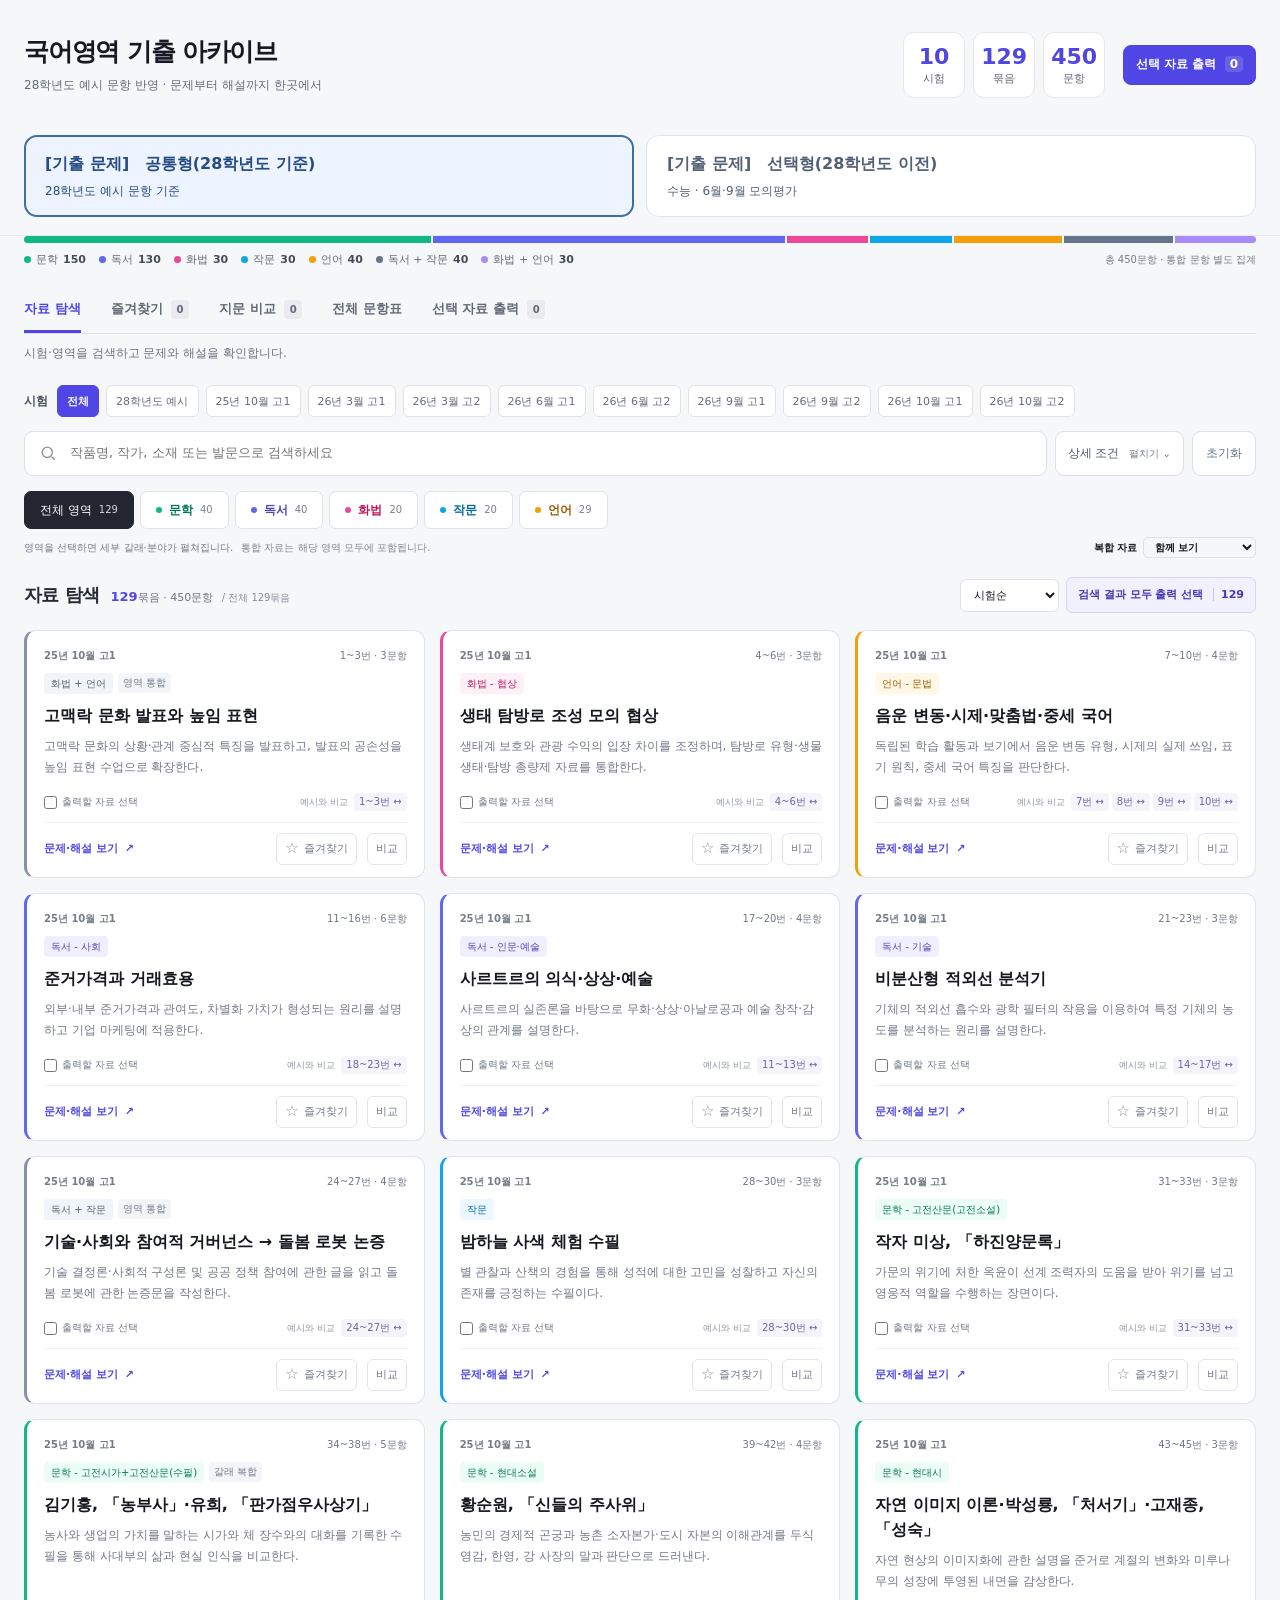
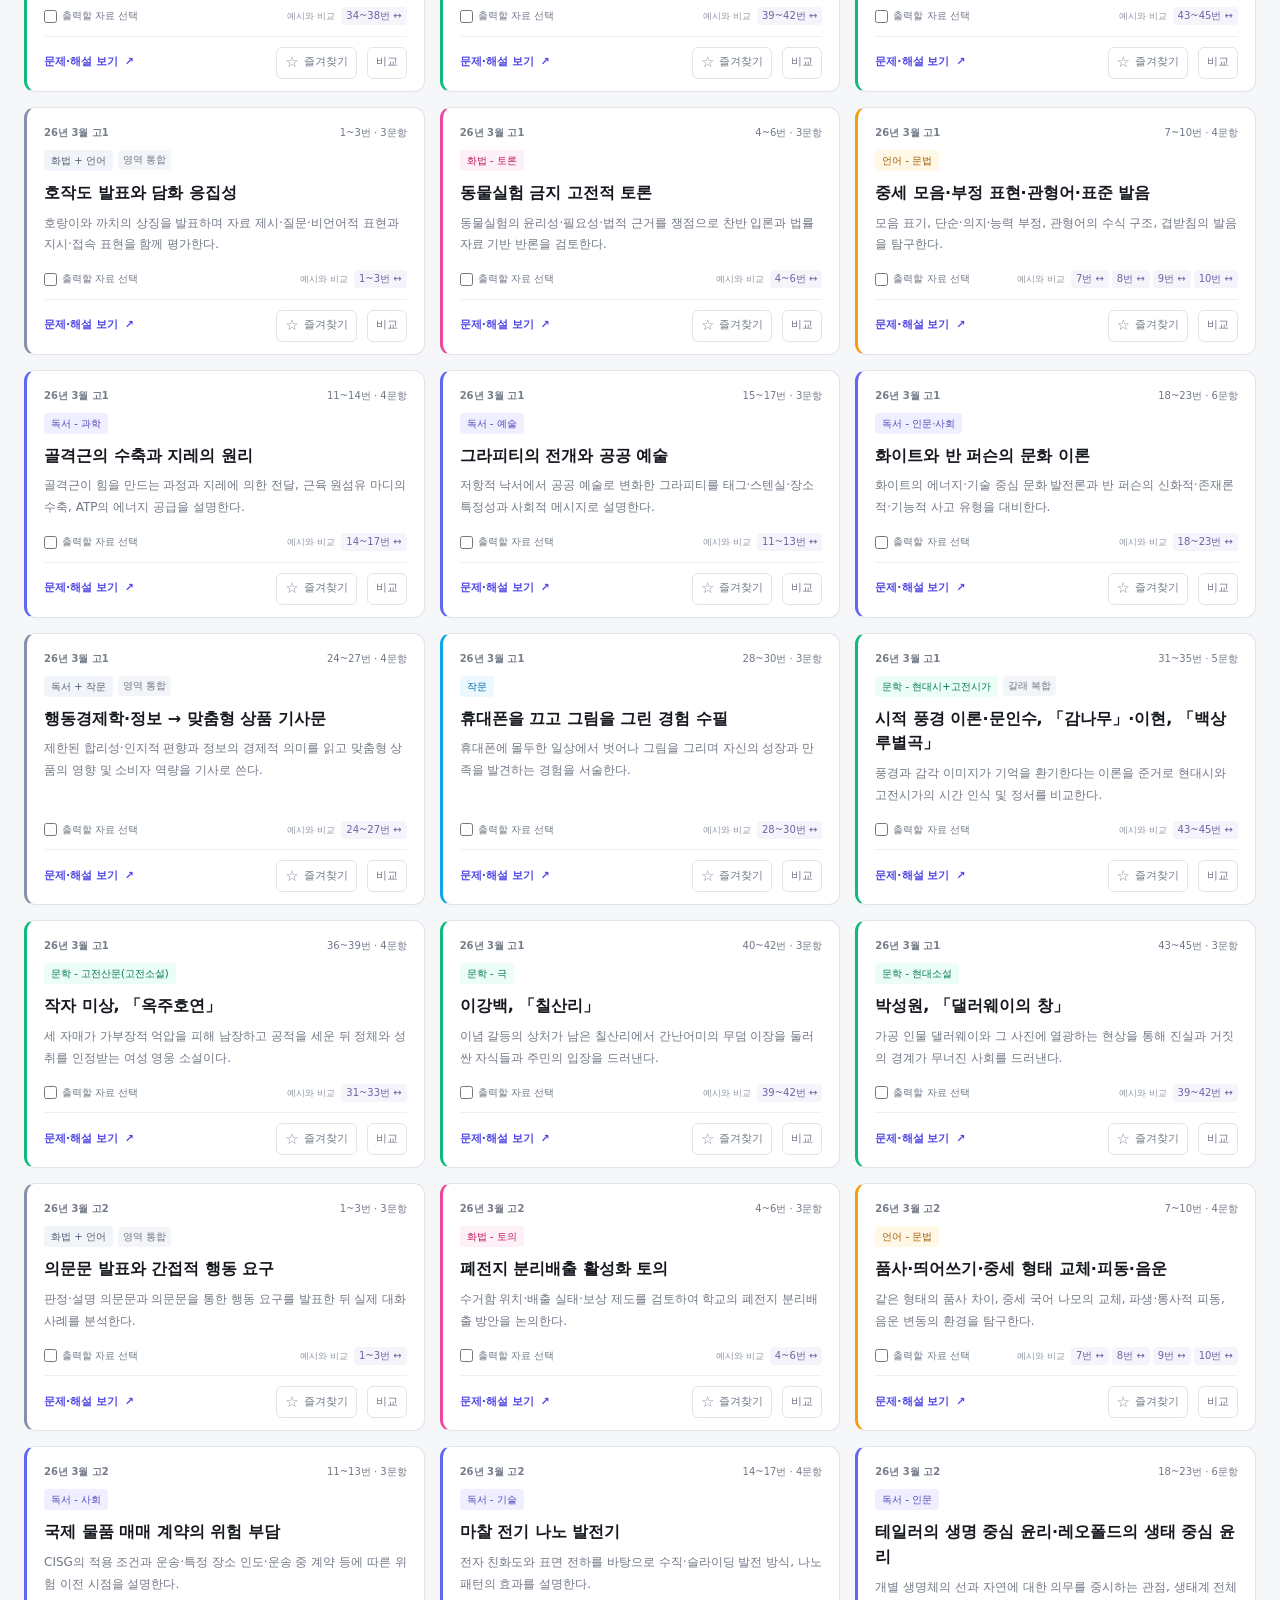
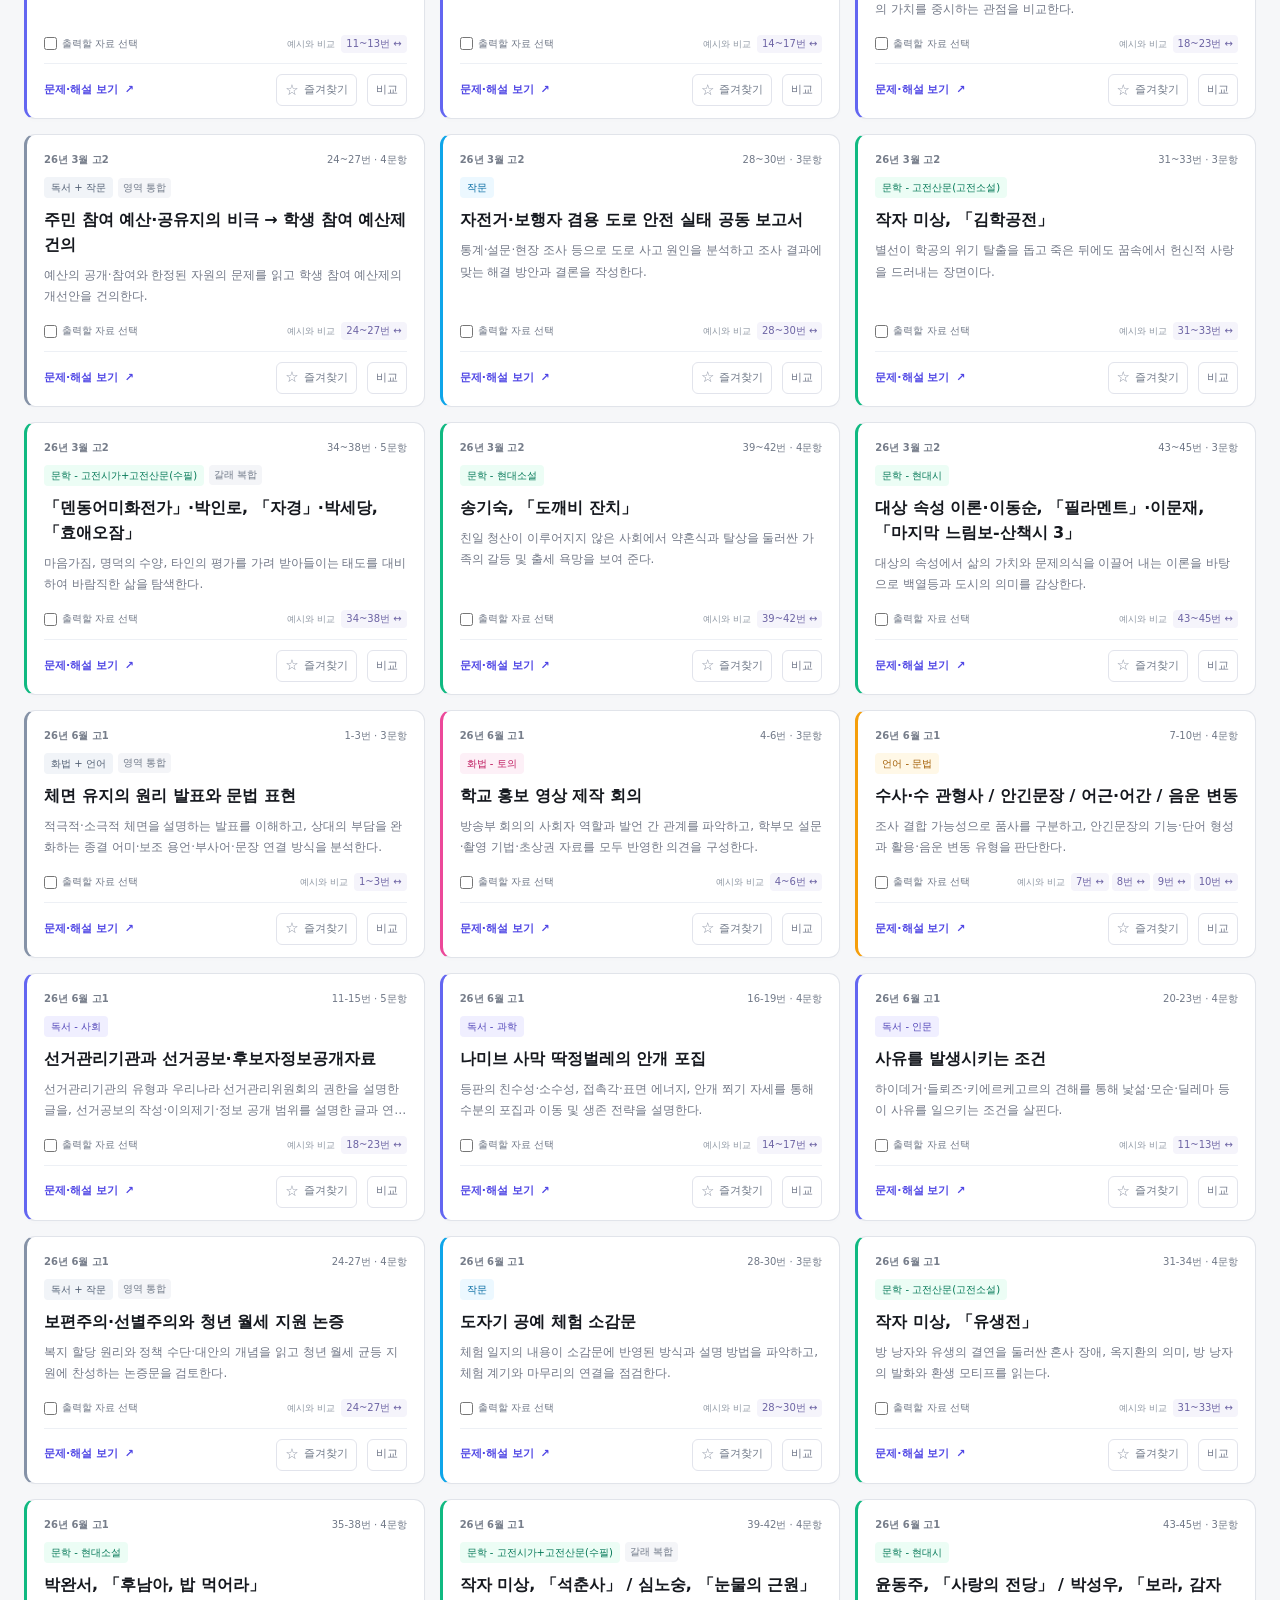
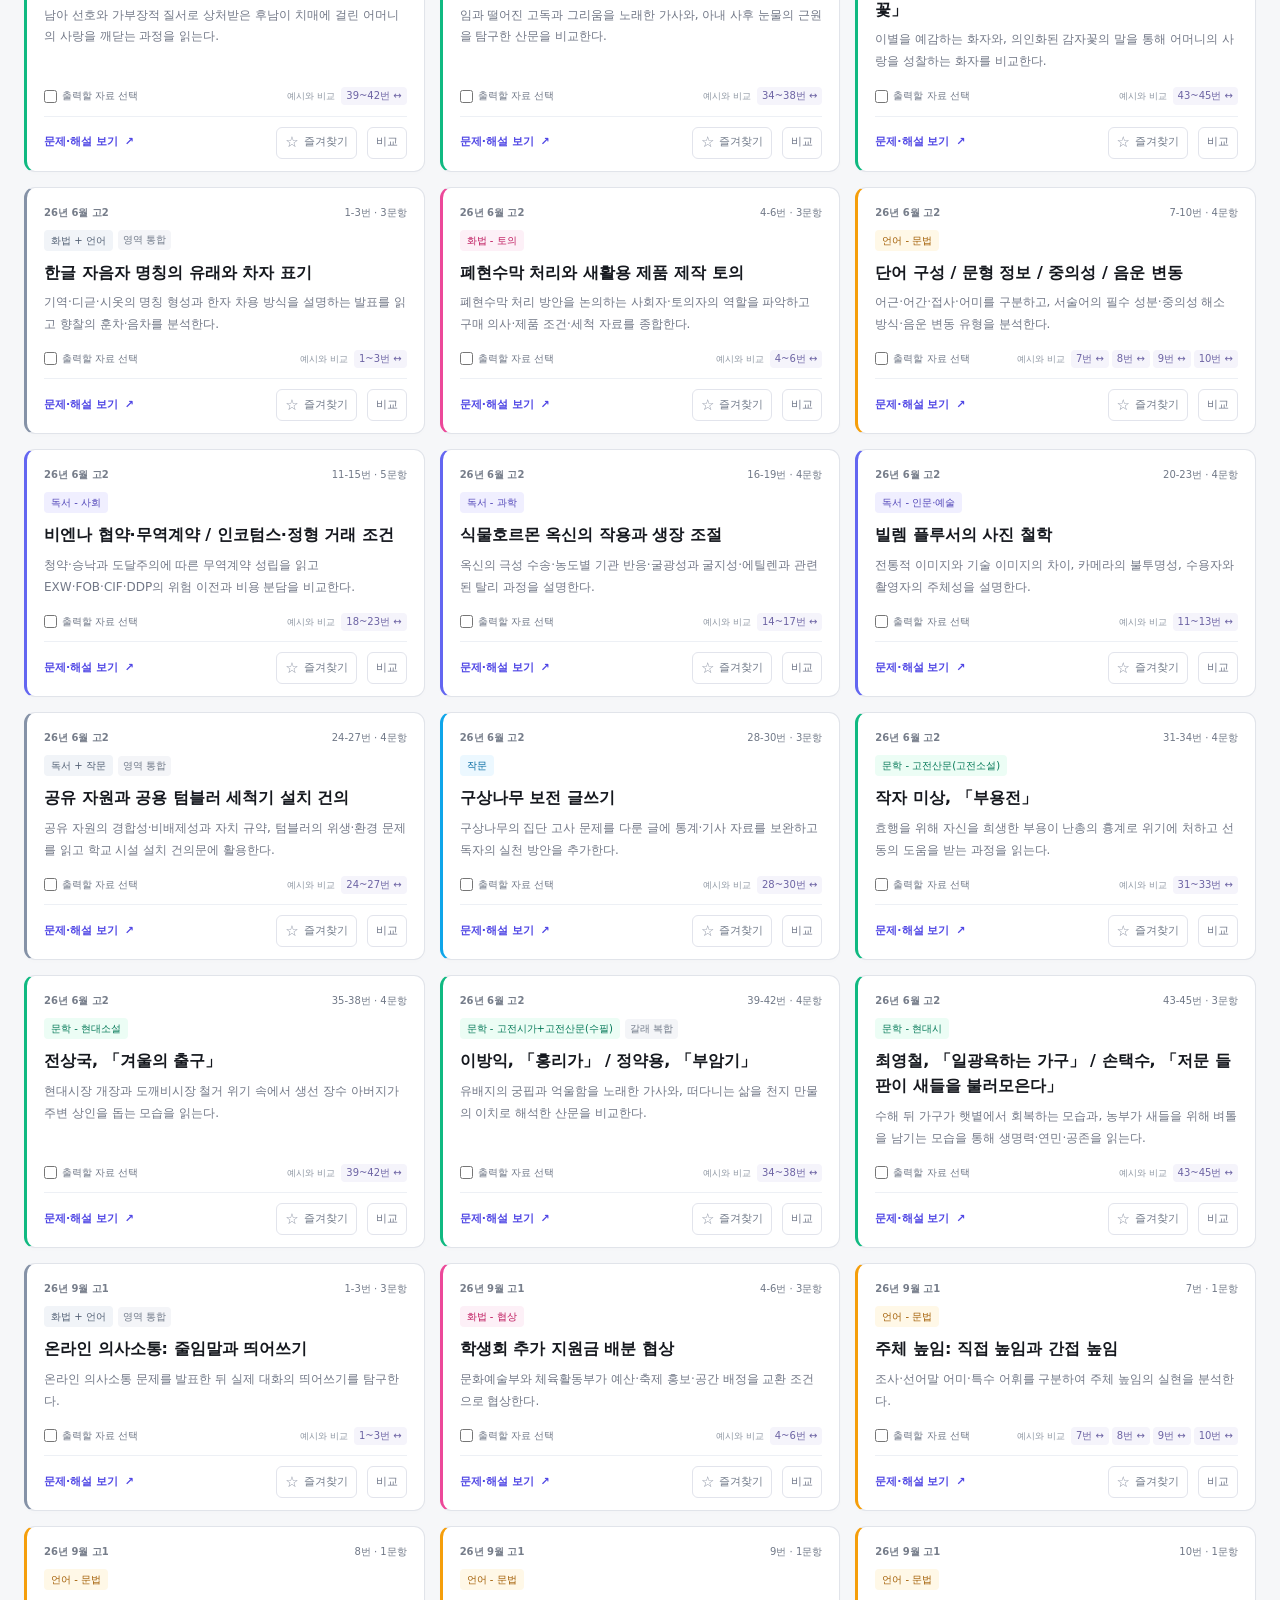
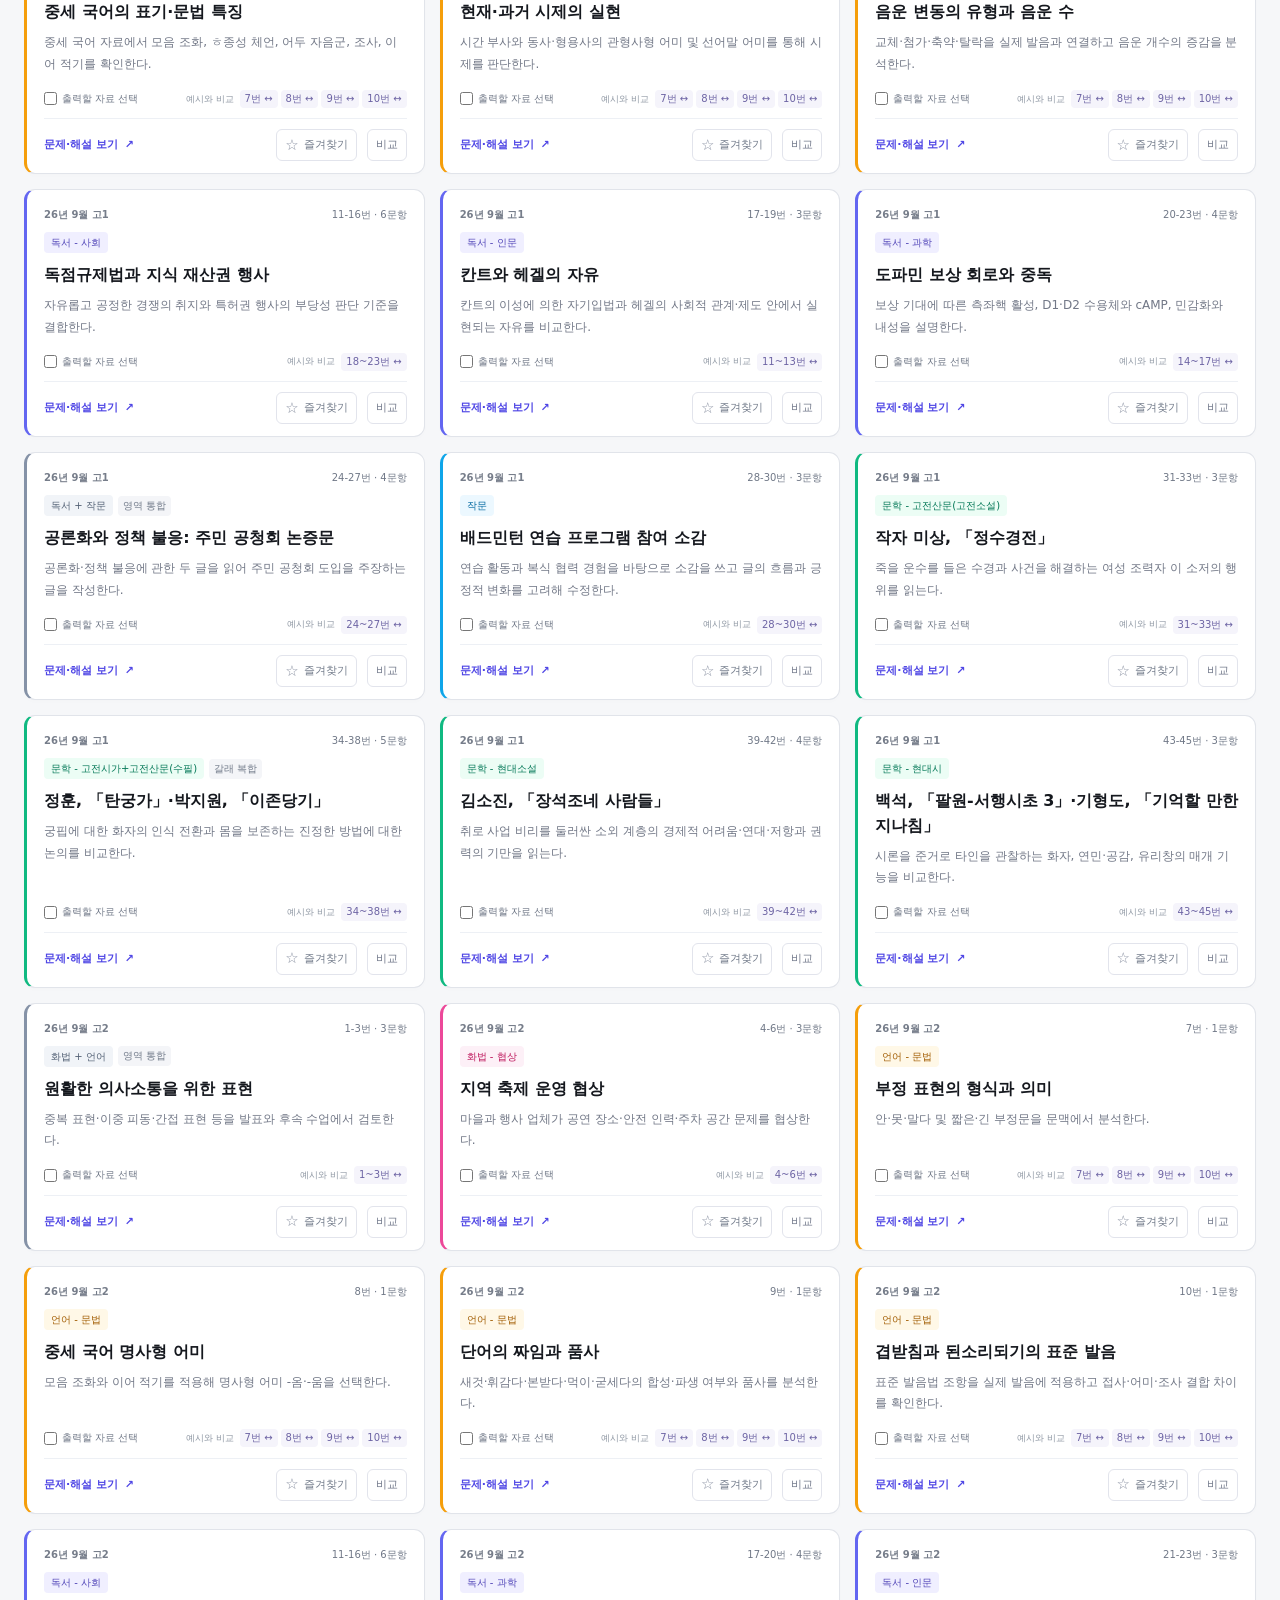
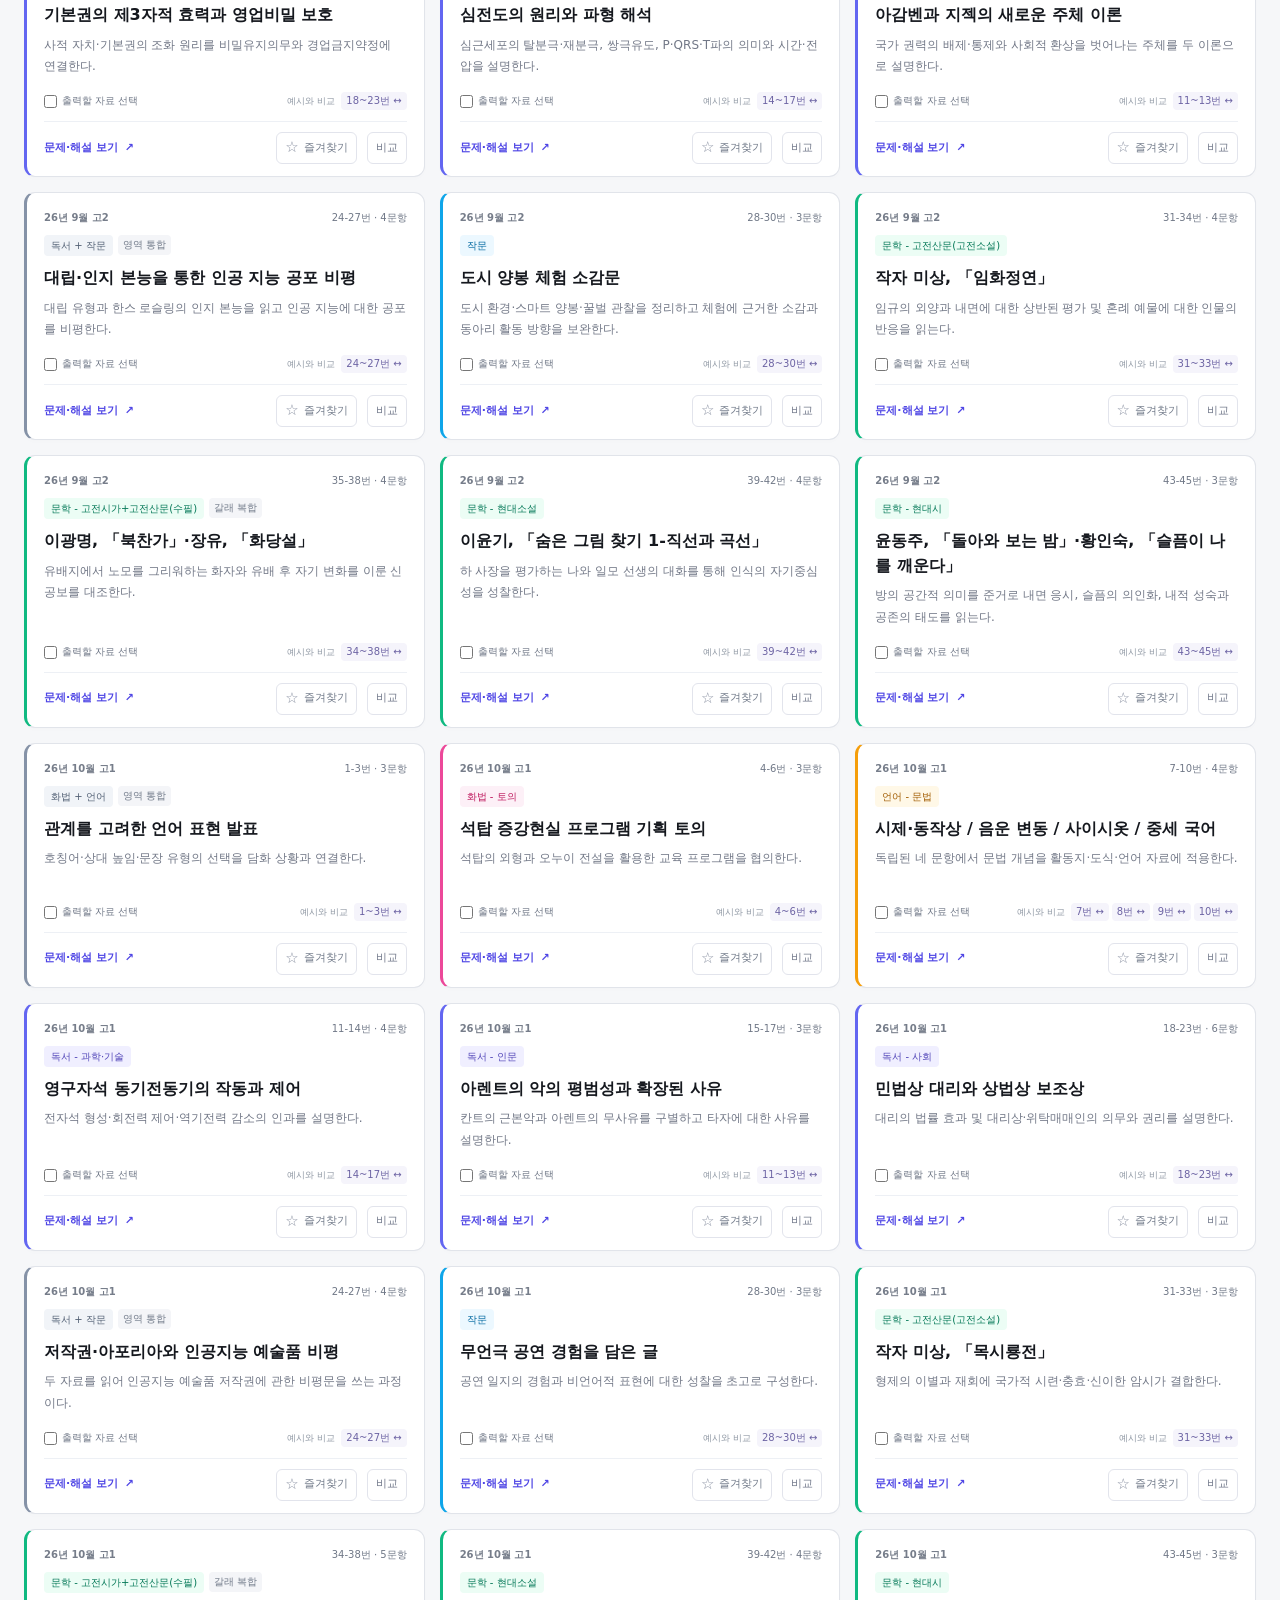
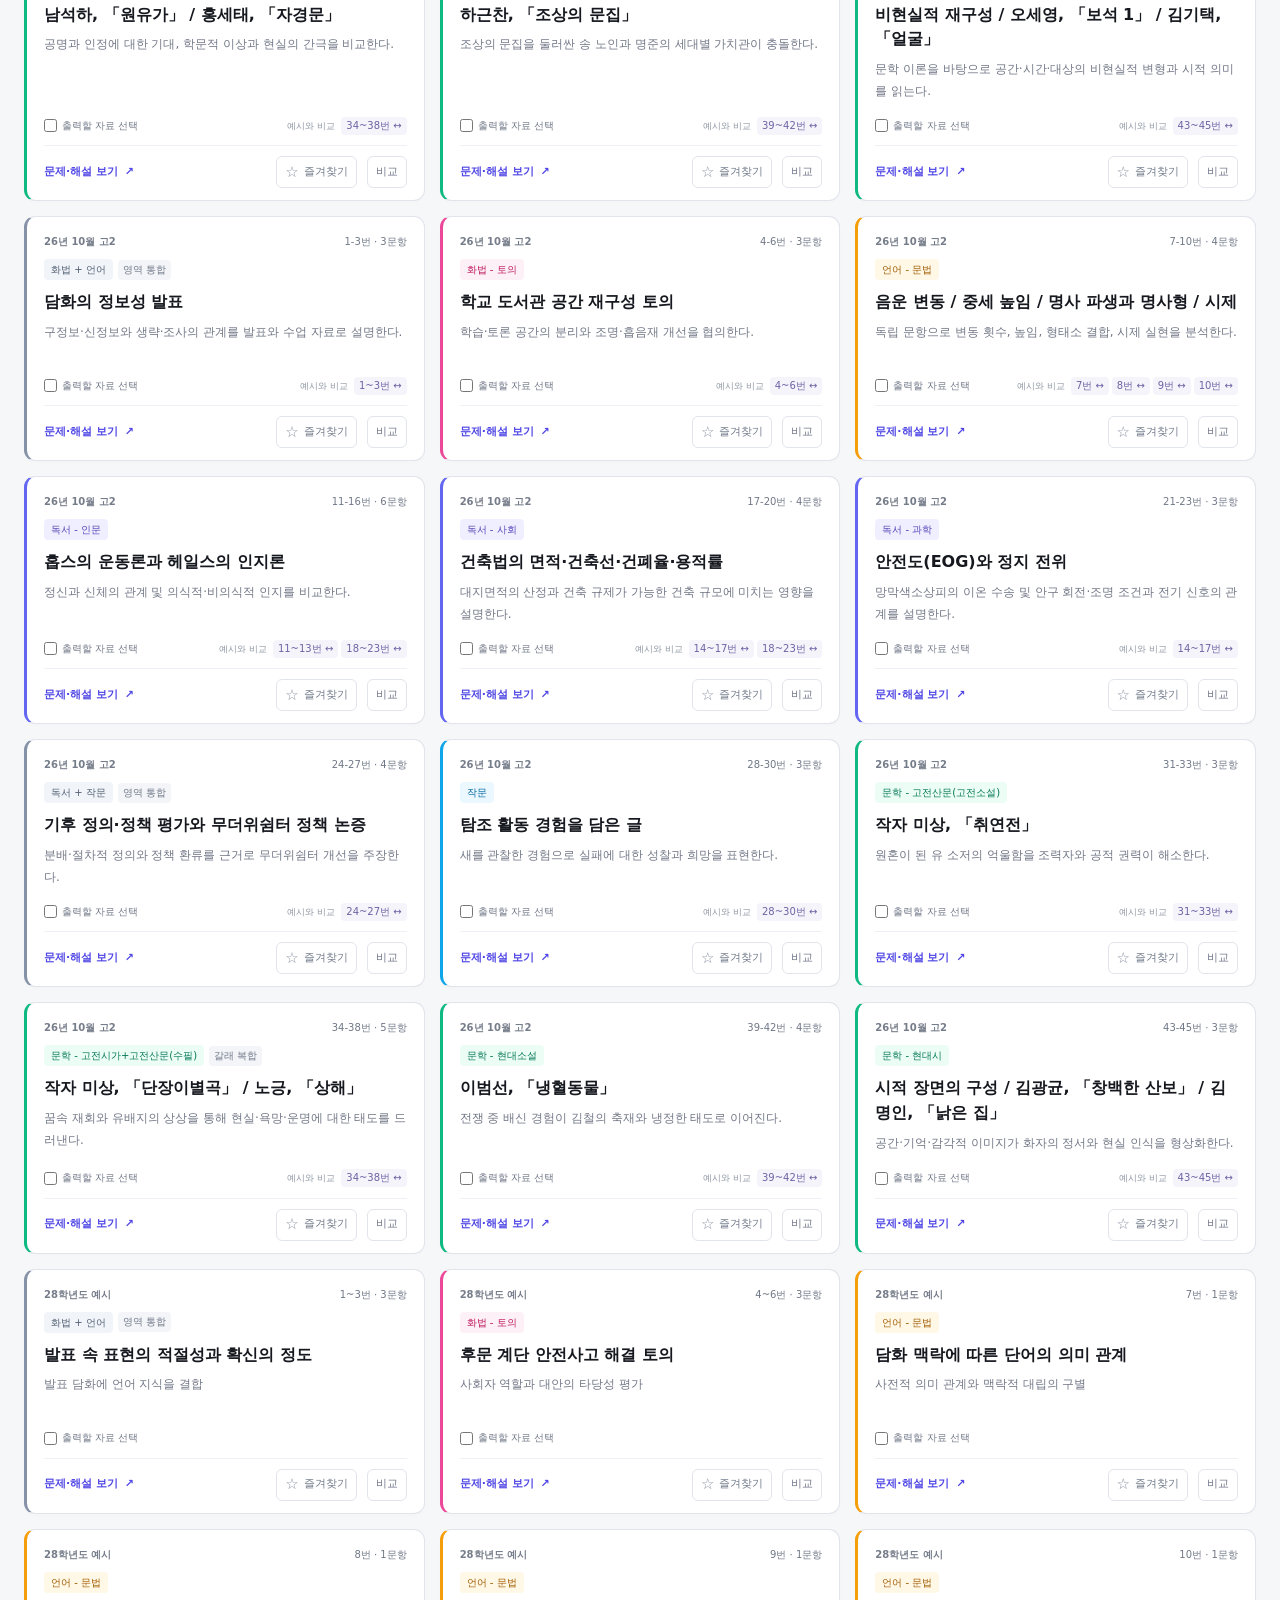
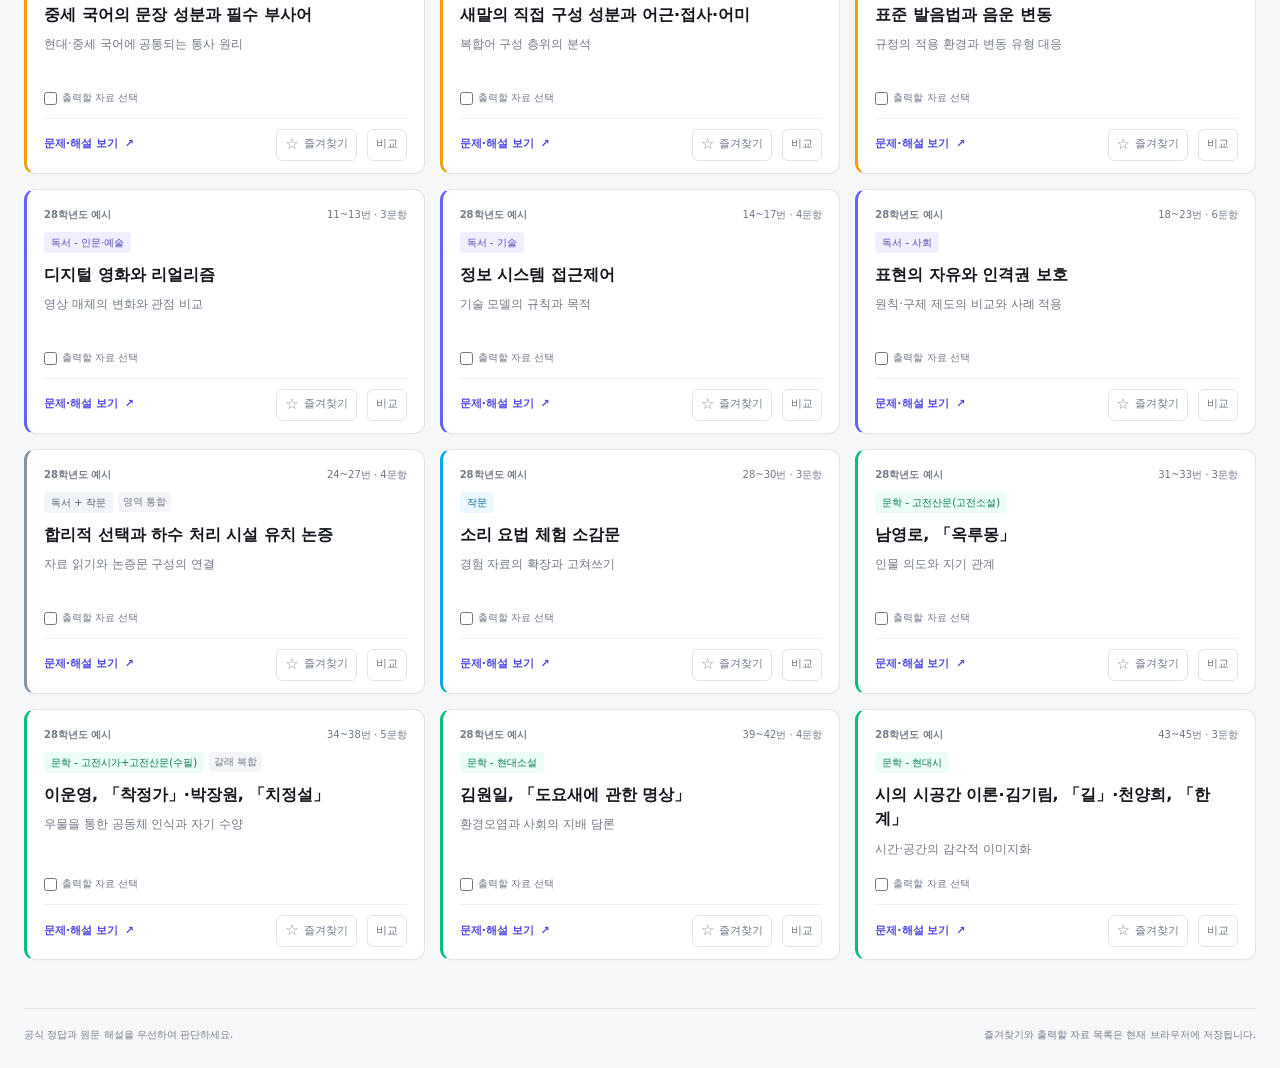
<file: index.html>
<!doctype html>
<html lang="ko">
<head>
<meta charset="utf-8"><meta name="viewport" content="width=device-width,initial-scale=1">
<title>국어영역 기출 아카이브(28학년도 예시 문항 반영)</title>
<meta name="description" content="28학년도 예시 문항과 기출 450문항을 영역별로 탐색하고, 문제·해설을 확인하고, 나만의 자료집으로 출력하세요.">
<link rel="stylesheet" href="style.css?v=20261106-elective"><link rel="stylesheet" href="reader.css?v=20261106-elective">
</head>
<body>
<a class="skip-link" href="#main">검색 결과로 건너뛰기</a>
<header class="top">
  <a class="brand" href="#browse" aria-label="국어영역 기출 아카이브 처음으로"><span><b>국어영역 기출 아카이브</b><small>28학년도 예시 문항 반영 · 문제부터 해설까지 한곳에서</small></span></a>
  <div id="stats" class="stats" aria-label="수록 자료"></div>
  <div class="top-actions"><button id="printBtn" class="button primary">선택 자료 출력 <span id="collectionCountTop">0</span></button></div>
</header>
<nav class="archive-switch" aria-label="기출 아카이브 선택"><a href="?archive=common#browse" data-archive-mode="common"><b>[기출 문제] <span>공통형(28학년도 기준)</span></b><small>28학년도 예시 문항 기준</small></a><a href="?archive=elective#browse" data-archive-mode="elective"><b>[기출 문제] <span>선택형(28학년도 이전)</span></b><small>수능 · 6월·9월 모의평가</small></a></nav><section id="archiveOverview" class="archive-overview" aria-label="수록 문항의 영역별 구성"></section>
<nav class="view-nav" aria-label="자료 보기 방식"><button data-view="browse" class="active">자료 탐색</button><button data-view="favorites">즐겨찾기 <span id="favoritesCount">0</span></button><button data-view="compare">지문 비교 <span id="selectionCount">0</span></button><button data-view="table">전체 문항표</button><button data-view="collection">선택 자료 출력 <span id="collectionCount">0</span></button></nav>
<p id="viewDescription" class="view-description" aria-live="polite"></p>
<div class="workspace">
  <section class="filters" aria-label="자료 검색 조건">
    <div class="exam-filter-row"><span class="filter-row-label">시험</span><button class="exam-all active" data-clear-exams aria-pressed="true">전체</button><div id="examFilters" class="exam-chips check-list"></div><span class="filter-row-hint">여러 시험 선택 가능</span></div>
    <div class="search-filter-row"><label class="sr-only" for="query">작품·작가·소재·발문 검색</label><div class="searchbox"><svg aria-hidden="true" viewBox="0 0 24 24" fill="none" stroke="currentColor" stroke-width="1.7"><circle cx="10.5" cy="10.5" r="6.5"/><path d="m16 16 4 4"/></svg><input id="query" type="search" placeholder="작품명, 작가, 소재 또는 발문으로 검색하세요" autocomplete="off"><button id="clearQuery" aria-label="검색어 지우기">×</button></div><button id="filterToggle" class="filter-toggle" aria-expanded="false" aria-controls="advancedFilters"><span id="advancedFilterCount">상세 조건</span><span id="filterToggleHint">펼치기 ⌄</span></button><button id="resetBtn" class="reset-button">초기화</button></div>
    <div id="subjectBar"></div><div id="genreBar"></div>
    <div id="advancedFilters" class="advanced-filters">
      <div class="advanced-field"><label class="field-label" for="areaSelect">영역·갈래로 바로 선택</label><select id="areaSelect"><option value="">모든 영역</option></select></div>
      <div class="advanced-field"><label class="field-label" for="referenceFilter">연결된 예시문항</label><select id="referenceFilter"><option value="">모든 예시문항 유형</option></select></div>
      <div class="advanced-field"><label class="field-label" for="gradeFilter">학년</label><select id="gradeFilter"><option value="">전체 학년</option><option value="1">고1</option><option value="2">고2</option><option value="reference">예시문항</option></select></div>
      <details class="filter-section"><summary>영역 여러 개 선택</summary><div id="areaFilters" class="check-list compact"></div></details>
      <details class="filter-section"><summary>세부 갈래·분야 여러 개 선택</summary><div id="subFilters"></div></details>
      <div class="advanced-checks"><label class="check-label"><input type="checkbox" id="includeMixed" checked> 복합·통합 자료 포함</label><label class="check-label"><input type="checkbox" id="bookmarkFilter">즐겨찾기 자료만 검색</label></div>
      <div class="basket-block"><div class="selection-heading">비교할 자료 <span>최대 2묶음</span></div><div id="basket"></div><div class="basket-actions"><button id="compareBtn" class="button secondary">지문 비교 열기</button><button id="clearComparisonSide" class="text-button" data-clear-comparison>비교 선택 해제</button></div></div>
      <p class="filter-help">같은 항목 안의 선택은 함께 찾고, 시험·영역·검색어 등 서로 다른 조건은 모두 적용합니다.</p>
    </div>
  </section>
  <main id="main" tabindex="-1"><div id="status" role="status"></div><div id="activeFilters" class="active-filters" aria-label="적용된 검색 조건"></div><section id="browseView" class="view"></section><section id="compareView" class="view" hidden></section><section id="favoritesView" class="view" hidden></section><section id="detailView" class="view" hidden></section><section id="tableView" class="view" hidden></section><section id="collectionView" class="view" hidden></section></main>
</div>
<footer><span>공식 정답과 원문 해설을 우선하여 판단하세요.</span><span>즐겨찾기와 출력할 자료 목록은 현재 브라우저에 저장됩니다.</span></footer>
<div id="toast" role="status" aria-live="polite"></div>
<script src="data.js?v=20261106-elective"></script><script src="elective-data.js?v=20261106-elective"></script><script src="archive-mode.js?v=20261106-elective"></script><script src="reader.js?v=20261106-elective"></script><script src="app.js?v=20261106-elective"></script>
<script src="visitor-stats.js"></script>
</body></html>
</file>
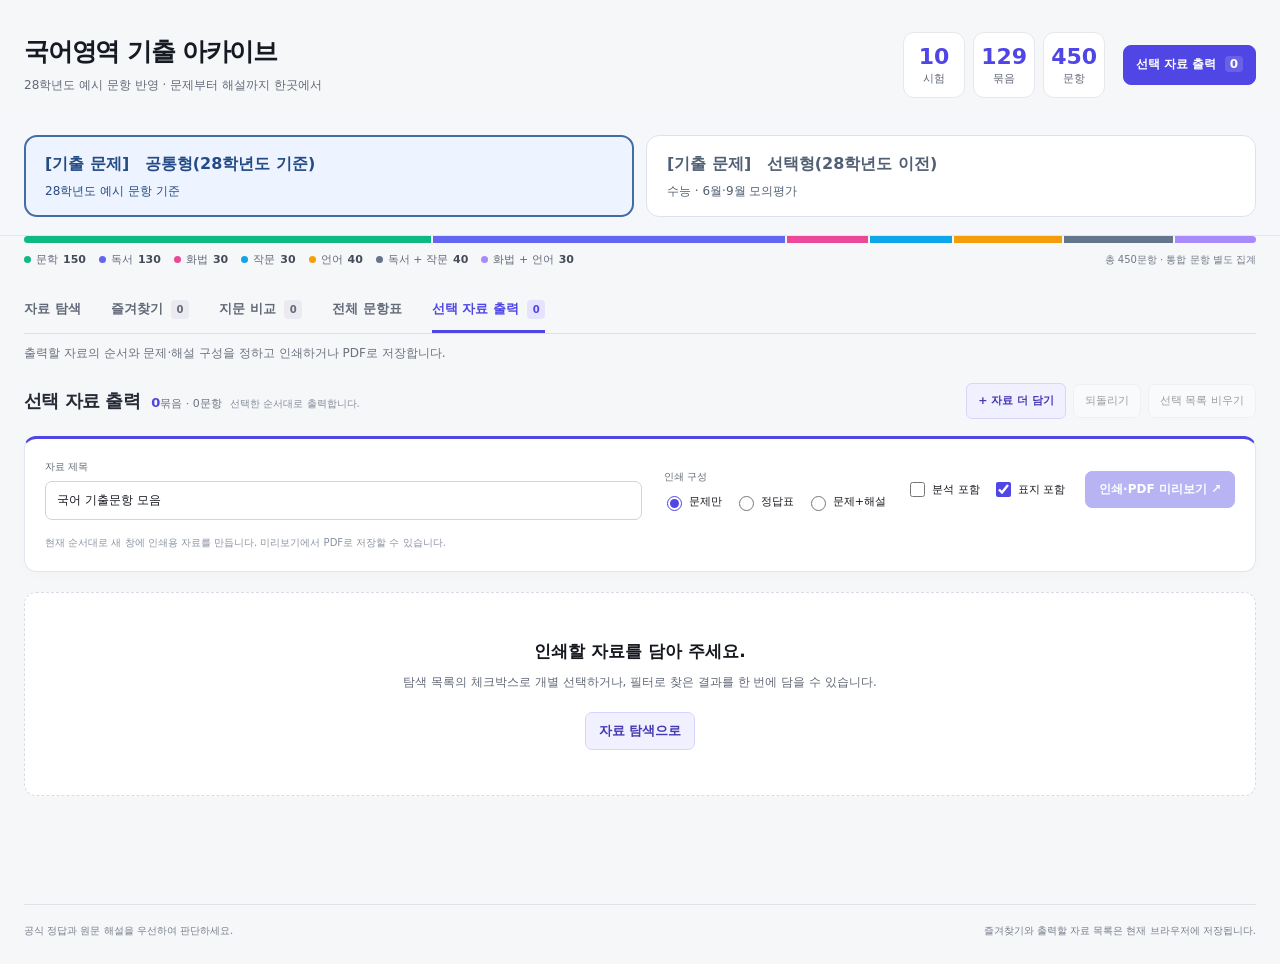
<file: booklet.html>
<!doctype html><html lang="ko"><head><meta charset="utf-8"><meta name="viewport" content="width=device-width,initial-scale=1"><title>선택 자료 출력</title><script>location.replace("index.html"+location.search+"#collection");</script></head><body><a href="index.html#collection">선택 자료 출력으로 이동</a></body></html>
</file>
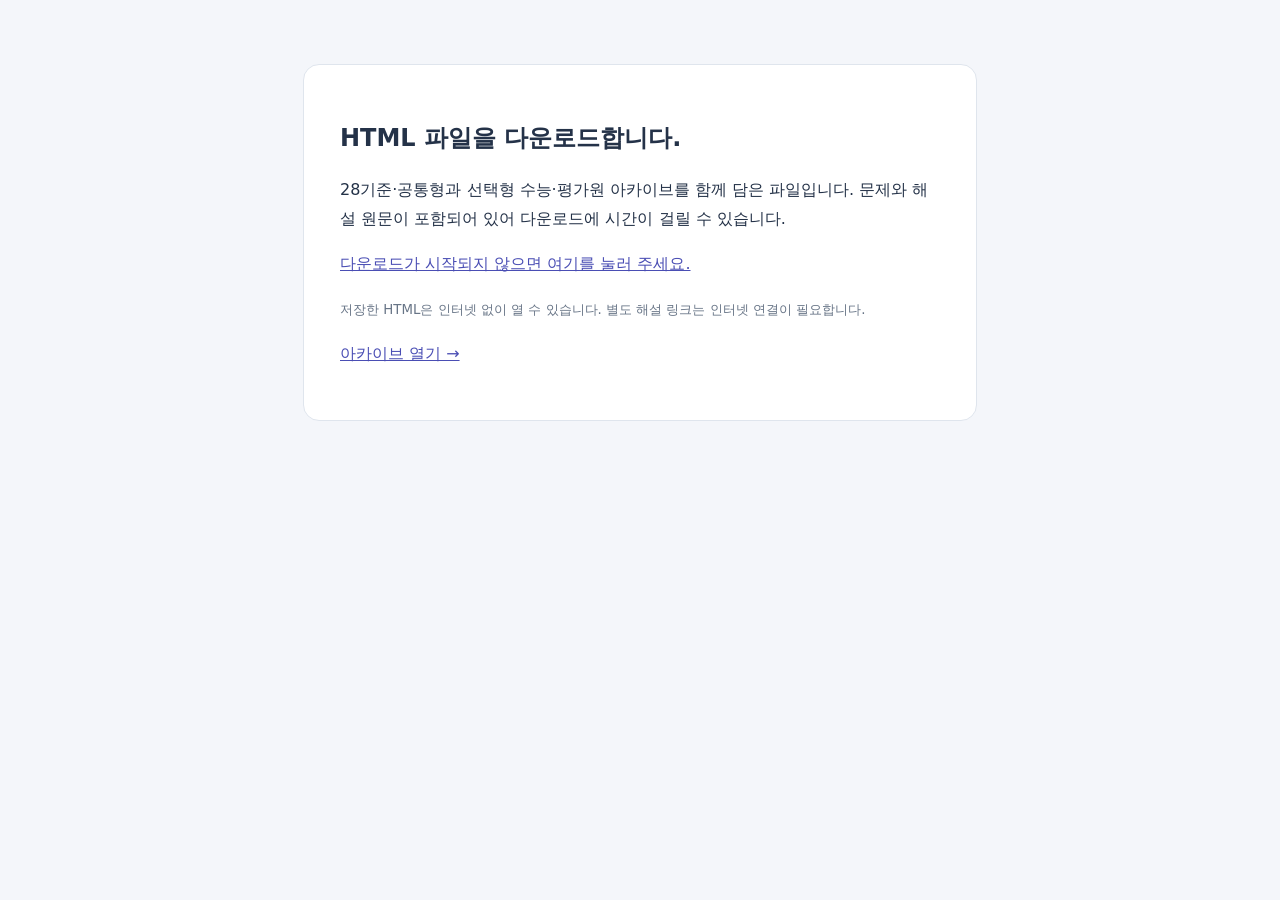
<file: download.html>
<!doctype html>
<html lang="ko"><head><meta charset="utf-8"><meta name="viewport" content="width=device-width,initial-scale=1"><title>국어 기출 아카이브 HTML 받기</title><style>body{margin:0;padding:64px 24px;background:#f4f6fa;color:#243248;font:16px/1.8 "Malgun Gothic",system-ui,sans-serif}main{max-width:600px;margin:auto;padding:36px;border:1px solid #dfe5ed;border-radius:16px;background:white}h1{font-size:24px}a{color:#4a4eb4}small{color:#687587}</style></head><body><main><h1>HTML 파일을 다운로드합니다.</h1><p>28기준·공통형과 선택형 수능·평가원 아카이브를 함께 담은 파일입니다. 문제와 해설 원문이 포함되어 있어 다운로드에 시간이 걸릴 수 있습니다.</p><p><a id="download" href="korean_exam_archive.html" download="국어_기출_아카이브.html">다운로드가 시작되지 않으면 여기를 눌러 주세요.</a></p><small>저장한 HTML은 인터넷 없이 열 수 있습니다. 별도 해설 링크는 인터넷 연결이 필요합니다.</small><p><a href="./#browse">아카이브 열기 →</a></p></main><script>document.getElementById('download').click();</script></body></html>
</file>
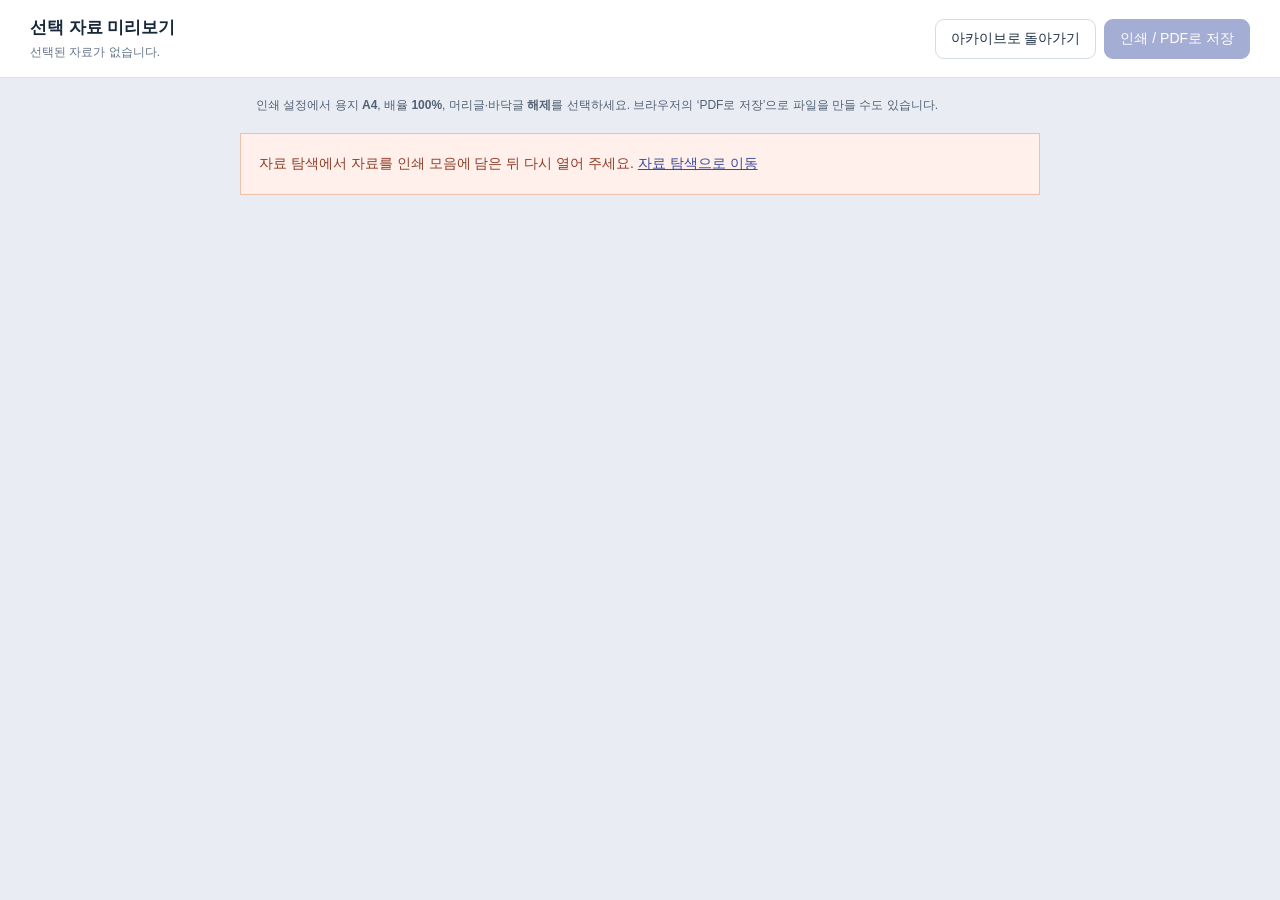
<file: print.html>
<!doctype html><html lang="ko"><head><meta charset="utf-8"><meta name="viewport" content="width=device-width,initial-scale=1"><title>인쇄 미리보기 · 국어영역 기출 아카이브</title><link rel="stylesheet" href="print.css"></head><body>
<header class="print-toolbar"><div><b>선택 자료 미리보기</b><span id="progress" role="status">선택 자료를 준비하고 있습니다.</span></div><div class="toolbar-actions"><button id="returnBtn">아카이브로 돌아가기</button><button id="printNow" disabled>인쇄 / PDF로 저장</button></div></header>
<div class="screen-note">인쇄 설정에서 용지 <b>A4</b>, 배율 <b>100%</b>, 머리글·바닥글 <b>해제</b>를 선택하세요. 브라우저의 ‘PDF로 저장’으로 파일을 만들 수도 있습니다.</div>
<div id="errors" role="alert"></div><main id="sheets"></main><script src="data.js?v=20261103-v5"></script><script src="elective-data.js?v=20261106-elective"></script><script src="archive-mode.js?v=20261106-elective"></script><script src="print.js?v=20261106-elective"></script></body></html>
</file>
<file: style.css>
@charset "UTF-8";
:root{--ink:#243248;--muted:#687587;--line:#dfe5ed;--bg:#f4f6fa;--white:#fff;--navy:#243654;--primary:#4a4eb4;--soft:#efeffc;--green:#26766b;--radius:12px}*{box-sizing:border-box}body{margin:0;background:var(--bg);font:14px/1.6 "Malgun Gothic","Apple SD Gothic Neo",system-ui,sans-serif;color:var(--ink)}button,input,select{font:inherit}button,a,input,select{-webkit-tap-highlight-color:transparent}button{cursor:pointer;border:1px solid var(--line);border-radius:7px;padding:7px 11px;color:var(--ink);background:white}button:hover{border-color:#a6accb;background:#f6f6fc}button:disabled{opacity:.4;cursor:not-allowed}a{color:inherit}button:focus-visible,a:focus-visible,input:focus-visible,select:focus-visible,summary:focus-visible{outline:3px solid #9699e4;outline-offset:3px}input[type=checkbox],input[type=radio]{accent-color:var(--primary);width:15px;height:15px;flex:none}h1,h2,h3,p{margin-top:0}.top{display:flex;align-items:center;gap:30px;padding:15px 28px;background:white;border-bottom:1px solid var(--line);min-height:77px}.brand{display:flex;align-items:center;gap:11px;text-decoration:none;flex:none}.brand-icon{display:grid;place-items:center;background:var(--navy);color:white;font-family:serif;font-size:22px;width:39px;height:39px;border-radius:10px}.brand b{display:block;line-height:1.5;font-size:18px;letter-spacing:-.6px}.brand small{display:block;color:var(--muted);font-size:10px}.stats{display:flex;gap:20px;font-size:11px;color:var(--muted)}.stats strong{font-size:17px;font-weight:650;color:var(--navy);margin-right:3px}.top-actions{margin-left:auto;display:flex;align-items:center;gap:18px}.quiet-link{color:var(--muted);font-size:12px;text-decoration:none}.button{border-radius:7px;padding:8px 13px;font-weight:700;display:inline-block;text-align:center;text-decoration:none;line-height:1.6}.primary{background:var(--primary);border-color:var(--primary);color:white}.primary:hover{background:#3e419b;color:white}.primary span{background:#ffffff27;padding:1px 5px;margin-left:4px;border-radius:4px}.secondary{background:var(--soft);color:#474ba3;border-color:#dbdcf1}.secondary:hover{background:#e5e5f8}.small{font-size:11px;padding:5px 8px}.wide{width:100%}.view-nav{display:flex;gap:28px;align-items:center;padding:0 28px;background:white;border-bottom:1px solid var(--line);position:sticky;top:0;z-index:25;min-height:55px}.view-nav button{border:0;border-radius:0;background:transparent;border-bottom:3px solid transparent;padding:15px 0 12px;font-size:13px;font-weight:700;color:var(--muted);white-space:nowrap}.view-nav button.active{color:var(--primary);border-bottom-color:var(--primary)}.view-nav button span{font-size:10px;background:#f0f1f7;padding:2px 5px;border-radius:4px;margin-left:3px}.view-hint{margin-left:auto;color:#8893a1;font-size:11px}.workspace{display:grid;grid-template-columns:262px minmax(0,1fr);max-width:1900px;margin:auto;min-height:75vh}.filters{background:#fbfcfe;border-right:1px solid var(--line);padding:22px 20px 25px;position:sticky;top:55px;align-self:start;max-height:calc(100vh - 55px);overflow:auto;scrollbar-width:thin}.filter-heading{display:flex;align-items:center;justify-content:space-between;gap:8px;margin-bottom:18px}.filter-heading h2{font-size:14px;margin:0}.text-button{border:0;padding:0;background:transparent;color:var(--primary);font-size:11px}.field-label{display:block;font-size:11px;font-weight:700;color:#566376;margin:14px 0 6px}.searchbox{display:flex;align-items:center;border:1px solid #ccd5e2;border-radius:7px;background:white;overflow:hidden}.searchbox>span{font-size:22px;color:var(--muted);padding-left:9px}.searchbox input{width:100%;min-width:0;padding:10px 7px;border:0;font-size:12px;background:transparent}.searchbox input::-webkit-search-cancel-button{display:none}.searchbox button{border:0;background:transparent;padding:4px 9px;color:var(--muted);font-size:19px}.quick-filters{display:flex;gap:5px;margin:9px 0 17px}.quick-filters button{font-size:10px;padding:5px 7px;background:#fff;border-color:#dde0f1;color:var(--primary);white-space:nowrap}.quick-filters button:first-child{font-weight:700;background:var(--soft)}.quick-filters button.active{background:var(--primary);color:#fff}.filters select{width:100%;background:white;border:1px solid #ccd5e2;border-radius:7px;padding:9px 7px;font-size:11px;color:var(--ink)}.filter-section{padding:15px 0 13px;border-bottom:1px solid var(--line)}.filter-section summary{cursor:pointer;font-size:12px;font-weight:700;list-style:none;display:flex;align-items:center;gap:8px}.filter-section summary:after{content:'⌄';margin-left:auto;color:var(--muted)}.filter-section:not([open]) summary:after{content:'›'}.filter-section summary span{font-size:9px;font-weight:400;color:var(--muted)}.check-list{margin-top:12px;display:flex;flex-direction:column;gap:8px}.check-label{display:flex;align-items:flex-start;gap:7px;font-size:11px;cursor:pointer;line-height:1.6}.check-label input{margin:2px 0 0}.compact{display:grid;grid-template-columns:repeat(2,1fr)}.sub-group{margin-top:11px;display:grid;grid-template-columns:repeat(2,1fr);gap:7px}.sub-group h3{grid-column:1/-1;font-size:10px;color:#8993a0;margin:0 0 1px;font-weight:500}.mixed-control{margin-top:14px;padding-top:12px;border-top:1px dashed var(--line)}.filter-help{font-size:9px;color:#8a94a2;margin:5px 0 0;line-height:1.6}.filters>#gradeFilter{margin-bottom:13px}.basket-block{margin-top:23px;padding-top:17px;border-top:1px solid var(--line)}.selection-heading{display:flex;justify-content:space-between;font-size:12px;font-weight:700}.selection-heading span{font-size:10px;color:var(--muted);font-weight:400}.basket-item{background:white;border:1px solid var(--line);border-radius:8px;padding:10px 23px 10px 10px;margin:9px 0;font-size:11px;position:relative}.basket-item small{display:block;font-size:9px;color:var(--muted);margin-bottom:3px}.basket-item button{position:absolute;top:5px;right:3px;border:0;padding:1px 5px;color:var(--muted)}.basket-empty{font-size:10px;color:var(--muted);margin:10px 0}.method-note{font-size:10px;line-height:1.7;color:#8b95a3;margin:17px 0 0}main{padding:25px 28px 45px;min-width:0}.active-filters{display:flex;flex-wrap:wrap;gap:6px;margin-bottom:16px}.active-filters button{border:1px solid #dcdff0;background:#fff;color:#535997;font-size:10px;padding:5px 8px;border-radius:6px}.active-filters button span{margin-left:6px;color:#9699b7}.results-heading{display:flex;justify-content:space-between;gap:16px;align-items:center;margin-bottom:24px}.results-heading h1,.compare-toolbar h1{font-size:22px;letter-spacing:-.6px;margin:0 0 3px;font-weight:700}.results-heading p{font-size:12px;color:var(--muted);margin:0}.results-heading p strong{color:var(--primary);font-size:14px}.muted{color:#929ba7;font-size:10px;margin-left:7px}.result-actions{display:flex;align-items:center;gap:8px}.result-actions select{background:white;border:1px solid var(--line);border-radius:7px;font-size:11px;padding:9px;color:var(--ink)}.result-actions button{font-size:11px}.result-actions button span{margin-left:6px;padding-left:7px;border-left:1px solid #c4c7e2}.exam-group{margin-bottom:27px}.exam-heading{font-size:13px;color:#536177;font-weight:650;display:flex;align-items:center;gap:9px;margin:0 0 11px}.exam-heading:before{content:'';width:4px;height:12px;border-radius:3px;background:#7881a9}.exam-heading>span{font-size:10px;font-weight:400;color:#969eac}.card-grid{display:grid;grid-template-columns:repeat(auto-fill,minmax(270px,1fr));gap:13px}.set-card{background:white;border:1px solid var(--line);border-radius:var(--radius);padding:16px 16px 12px;display:flex;flex-direction:column;min-width:0;transition:box-shadow .15s,border-color .15s}.set-card:hover{box-shadow:0 4px 16px #273a5210;border-color:#b5bfd0}.set-card.selected{border-color:#777ad0;box-shadow:inset 0 0 0 1px #777ad0}.set-card.collected{background:#fdfdff}.card-top{display:flex;align-items:center;justify-content:space-between;gap:9px;margin-bottom:13px}.collect-check{display:flex;align-items:center;gap:6px;color:#8a94a2;font-size:10px;cursor:pointer}.collect-check input{margin:0}.collected .collect-check{color:var(--primary)}.range{font-size:10px;color:#7b8797}.card-labels{display:flex;align-items:center;gap:7px;flex-wrap:wrap}.pill{display:inline-block;background:#edf1f7;color:#5d6d84;border-radius:4px;padding:2px 6px;font-size:10px;white-space:nowrap}.pill.reference{background:#f4eddf;color:#957749}.original-area{color:#808ca0;font-size:10px}.set-card h3{font-size:15px;letter-spacing:-.3px;margin:9px 0 6px;line-height:1.5}.summary{font-size:11px;color:var(--muted);line-height:1.75;margin:0 0 11px;display:-webkit-box;-webkit-line-clamp:2;-webkit-box-orient:vertical;overflow:hidden}.skills{display:flex;gap:5px;flex-wrap:wrap;margin:0 0 12px}.skills>span{font-size:9px;color:#626a9a;background:#f1f2f9;border-radius:4px;padding:2px 5px}.reference-links{display:flex;align-items:center;flex-wrap:wrap;gap:4px;margin:1px 0 11px}.reference-links>span{font-size:9px;color:#8b94a0;margin-right:3px}.reference-links button{padding:1px 5px;font-size:9px;border-color:#e1e4ee;color:#6c7297;border-radius:4px}.card-actions{display:flex;align-items:center;gap:5px;border-top:1px solid #eef0f5;padding-top:10px;margin-top:auto}.card-actions button{font-size:10px;padding:5px 8px}.card-actions .open{border:0;background:transparent;color:var(--primary);font-weight:700;padding-left:0;margin-right:auto}.card-actions .bookmark{border:0;font-size:17px;padding:0 4px;color:#b3bbca;min-width:25px}.card-actions .bookmark.saved{color:#b89548}.card-actions .add.selected{background:var(--soft);border-color:#bfc0e2;color:var(--primary)}.title-sort-item{display:flex;flex-direction:column}.title-sort-item .set-card{flex:1}.small-exam{font-size:10px;color:var(--muted);margin:0 0 5px 3px}.empty{padding:55px 25px;text-align:center;border:1px dashed #cdd5e1;border-radius:12px;background:#fff}.empty-symbol{font-size:38px;color:#acb3ce;line-height:1;margin-bottom:13px}.empty h2{font-size:18px;margin:0 0 8px}.empty p{font-size:12px;color:var(--muted);margin-bottom:19px}.compare-toolbar{display:flex;justify-content:space-between;align-items:center;gap:15px;margin-bottom:20px}.compare-toolbar p{font-size:11px;color:var(--muted);margin:0}.toolbar-buttons{display:flex;gap:7px;flex-wrap:wrap}.toolbar-buttons button{font-size:10px}.compare-grid{display:grid;grid-template-columns:repeat(2,minmax(0,1fr));gap:16px;align-items:start}.compare-grid.single{grid-template-columns:minmax(0,1fr);max-width:1000px;margin:auto}.compare-pane{background:white;border:1px solid var(--line);border-radius:12px;overflow:hidden;min-width:0}.pane-head{padding:20px;background:#f0f2f9;border-bottom:1px solid var(--line)}.pane-head.reference{background:#f7f3e9}.pane-exam{display:flex;justify-content:space-between;font-size:10px;color:var(--muted);gap:10px;margin-bottom:9px}.pane-head h2{font-size:19px;margin:9px 0 6px;line-height:1.5;letter-spacing:-.4px}.pane-head p{font-size:12px;color:var(--muted);margin-bottom:12px}.analysis-box{padding:17px 20px;font-size:12px;border-bottom:1px solid var(--line)}.analysis-box h3{color:var(--primary);font-size:11px;margin:12px 0 5px}.analysis-box h3:first-child{margin-top:0}.analysis-box p{font-size:11px;line-height:1.8;margin-bottom:8px}.analysis-box .reference-links{margin:10px 0 0}.questions{padding:16px 20px;border-bottom:1px solid var(--line)}.questions h3{font-size:12px;display:flex;justify-content:space-between;margin:0 0 10px}.questions h3 small{font-weight:400;font-size:10px;color:var(--muted)}.question{border-top:1px solid #eef0f5;padding:10px 0}.question summary{cursor:pointer;list-style:none;display:grid;grid-template-columns:23px 1fr 12px;gap:6px;font-size:12px;line-height:1.7}.question summary::-webkit-details-marker{display:none}.question summary:after{content:'+';color:var(--primary);font-size:17px;line-height:1.1}.question[open] summary:after{content:'−'}.question summary b{color:var(--primary)}.question-content{padding:10px 0 0 29px;font-size:11px;color:var(--muted)}.question-content p{margin:6px 0}.question-content .q-skill{font-size:10px;color:var(--ink)}.answer{display:inline-block;border-radius:4px;background:var(--soft);color:var(--primary);padding:3px 7px;font-weight:700}.source-bar{padding:12px 14px;display:flex;gap:8px;align-items:center;flex-wrap:wrap;background:#fafbfe;border-bottom:1px solid var(--line)}.source-tabs{display:flex;border:1px solid var(--line);border-radius:6px;overflow:hidden}.source-tabs button{border:0;border-radius:0;padding:6px 9px;background:white;font-size:10px}.source-tabs button.active{background:var(--navy);color:#fff}.source-bar select{background:white;border:1px solid var(--line);border-radius:5px;font-size:10px;padding:6px}.pdf-links{display:flex;gap:9px;margin-left:auto}.pdf-links a{font-size:9px;color:var(--primary);text-decoration:none}.source-note{padding:8px 14px;color:#8791a1;font-size:9px;background:#fff;line-height:1.7}.original-pages{background:#e9edf3;padding:13px}.original-section h4{font-size:11px;margin:1px 0 9px;color:#516075}.original-section h4 small{font-size:9px;font-weight:400;color:#8b95a2;margin-left:5px}.original-section+.original-section{border-top:1px solid #cbd3e0;margin-top:23px;padding-top:17px}.original-page{margin:0 0 16px}.original-page:last-child{margin-bottom:0}.original-page figcaption{font-size:9px;display:flex;justify-content:space-between;color:#8b95a2;margin-bottom:5px}.original-page figcaption a{color:#69729e;text-decoration:none}.original-page img{display:block;width:100%;height:auto;background:white;border:1px solid #d6dce6;cursor:zoom-in}.image-error{padding:25px;background:white;font-size:12px;color:var(--muted)}.table-options{display:flex;align-items:center;gap:12px;margin:-10px 0 14px}.table-options button{font-size:11px}.table-options small{font-size:10px;color:var(--muted)}.table-wrap{overflow:auto;max-height:76vh;background:white;border:1px solid var(--line);border-radius:10px}table{border-collapse:collapse;width:100%;font-size:11px}thead{position:sticky;top:0;z-index:2}th{padding:11px 12px;background:#edf0f6;text-align:left;white-space:nowrap;font-size:10px;color:#596a80;border-bottom:1px solid #d4dce8}td{padding:11px 12px;border-bottom:1px solid #edf0f5;vertical-align:top}td small{display:block;font-size:10px;color:#8993a2;margin-top:4px;max-width:280px}.stem{min-width:170px;display:block}tbody tr:hover{background:#f8f9fd}.table-answer{font-weight:700;color:var(--primary);white-space:nowrap}.answers-hidden .table-answer{filter:blur(4px);user-select:none}.print-settings{display:flex;align-items:center;flex-wrap:wrap;gap:20px;padding:20px;background:white;border:1px solid var(--line);border-radius:12px;margin-bottom:20px}.print-title{flex:1;min-width:230px}.print-title>label{display:block;font-size:10px;color:var(--muted);margin-bottom:6px}.print-title input{width:100%;padding:9px 11px;border:1px solid #ccd5e2;border-radius:7px;font-size:12px;color:var(--ink)}.print-settings fieldset{margin:0;padding:0;border:0;display:flex;gap:12px}.print-settings legend{font-size:10px;color:var(--muted);margin-bottom:8px}.print-settings fieldset label,.print-options label{display:flex;align-items:center;gap:4px;font-size:11px;white-space:nowrap}.print-options{display:flex;gap:12px;align-items:center}.print-settings>p{flex-basis:100%;font-size:10px;color:#8993a2;margin:-5px 0 0}.print-settings>.button{font-size:12px}.collection-list{list-style:none;margin:0;padding:0;display:flex;flex-direction:column;gap:9px}.collection-list li{display:flex;gap:16px;align-items:center;background:white;border:1px solid var(--line);border-radius:10px;padding:15px 18px}.order-num{display:grid;place-items:center;width:29px;height:29px;border-radius:7px;background:#f0f1f8;color:#747ba3;font-size:12px;flex:none}.collection-info{flex:1;min-width:0}.collection-info small{font-size:10px;color:var(--muted)}.collection-info h2{font-size:14px;line-height:1.5;margin:3px 0}.collection-info>span{font-size:10px;color:#8993a2}.collection-actions{display:flex;gap:5px;flex:none}.collection-actions button{font-size:10px;padding:6px 9px}.collection-actions button[data-drop]{color:#977378}footer{padding:18px 28px;background:white;border-top:1px solid var(--line);display:flex;justify-content:space-between;font-size:10px;color:#8a95a3;gap:15px}.modal{position:fixed;inset:0;z-index:100;background:#152238e8;overflow:auto;padding:65px 20px 20px}.modal button{position:fixed;right:25px;top:17px;background:white;z-index:101}.modal img{display:block;width:min(1200px,100%);height:auto;margin:auto}#toast{position:fixed;bottom:25px;left:50%;transform:translate(-50%,20px);opacity:0;pointer-events:none;z-index:110;color:white;background:var(--navy);padding:12px 20px;border-radius:9px;box-shadow:0 5px 25px #0002;font-size:12px;transition:.2s;max-width:90vw}#toast.show{opacity:1;transform:translate(-50%,0)}#status:empty{display:none}#status{background:#fff4dc;border:1px solid #f0dfb6;padding:11px 14px;border-radius:7px;font-size:11px;margin-bottom:17px}.sr-only{position:absolute;width:1px;height:1px;overflow:hidden;clip:rect(0,0,0,0);white-space:nowrap}[hidden]{display:none!important}
@media(min-width:1500px){.card-grid{grid-template-columns:repeat(3,minmax(0,1fr))}}@media(max-width:1150px){.workspace{grid-template-columns:235px minmax(0,1fr)}.filters{padding:20px 16px}main{padding:22px 20px}.stats{gap:12px}.top{gap:20px}.view-hint{display:none}.result-actions{gap:6px}.results-heading{align-items:flex-start}.result-actions button{font-size:10px}.compare-toolbar{align-items:flex-start;flex-direction:column}.pane-head,.analysis-box,.questions{padding-left:14px;padding-right:14px}.print-settings{gap:15px}.collection-actions{flex-wrap:wrap;max-width:100px}}@media(max-width:850px){.top{padding:12px 18px;gap:15px}.stats{display:none}.brand b{font-size:16px}.brand small{font-size:9px}.top-actions{gap:10px}.top-actions .button{font-size:11px}.quiet-link{font-size:10px}.view-nav{padding:0 18px;gap:22px;overflow:auto}.view-nav button{font-size:12px}.workspace{grid-template-columns:220px minmax(0,1fr)}.filters{top:53px}.card-grid{grid-template-columns:1fr}.results-heading{flex-direction:column;gap:10px}.compare-grid{grid-template-columns:1fr}.collection-list li{padding:12px;gap:10px;flex-wrap:wrap}.collection-actions{max-width:none;margin-left:39px}.collection-info h2{font-size:13px}.result-actions{width:100%}.result-actions .secondary{margin-left:auto}.print-settings{padding:15px}.print-options{flex-wrap:wrap}.print-settings fieldset{flex-wrap:wrap}}@media(max-width:620px){.workspace{display:block}.filters{position:static;max-height:none;border-right:0;border-bottom:1px solid var(--line);display:grid;grid-template-columns:1fr 1fr;gap:0 14px;padding:16px 18px}.filter-heading,.searchbox,.quick-filters,#referenceFilter,.filters>.field-label,.basket-block,.method-note{grid-column:1/-1}.filters>.field-label{margin-top:8px}.quick-filters{margin:8px 0}.filter-section{padding:12px 0}.filter-section:nth-of-type(1){grid-column:1/-1}.filter-section:nth-of-type(1) .check-list{display:grid;grid-template-columns:1fr 1fr;gap:6px}.filter-section summary span{font-size:8px}.filters>#gradeFilter{grid-column:1/-1}.filters>#bookmarkFilter{grid-column:1/-1}.basket-block{margin-top:10px;padding-top:12px}.basket-block #basket{display:none}.selection-heading{display:none}#compareBtn{font-size:11px;padding:6px}.method-note{display:none}.filter-help{font-size:8px}main{padding:18px}.results-heading h1,.compare-toolbar h1{font-size:20px}.view-nav{gap:20px}.view-nav button{font-size:11px;white-space:nowrap}.view-nav button span{font-size:9px}.brand-icon{width:33px;height:33px;font-size:20px}.brand b{font-size:14px}.brand small{font-size:8px}.top-actions .quiet-link{display:none}.top-actions .button{padding:7px 9px}.top{gap:8px}.toolbar-buttons button{font-size:9px}.print-settings fieldset{gap:10px}.collection-info{min-width:calc(100% - 45px)}footer{flex-direction:column;gap:5px;padding:15px 18px}.compare-grid.single{max-width:100%}}
@media print{.top,.view-nav,.filters,footer,#toast,.active-filters,.compare-toolbar,.source-bar,.source-note{display:none!important}.workspace{display:block}main{padding:0}.compare-grid{display:block}.compare-pane{border:0;break-before:page}.original-page{break-inside:avoid}.original-page img{max-height:250mm;width:auto;max-width:100%;margin:auto}}

/* Compact search results and mobile filter disclosure. */
.advanced-filters{display:contents}.filter-toggle{display:none}
body[data-view="collection"] .filters{display:none}body[data-view="collection"] .workspace{grid-template-columns:minmax(0,1fr);max-width:1500px}body[data-view="collection"] main{padding-left:35px;padding-right:35px}
@media(max-width:620px){.filter-toggle{display:flex;grid-column:1/-1;justify-content:space-between;align-items:center;margin-top:3px;border:1px solid #d9deec;background:#f3f5fb;padding:8px 11px;color:#5e6984;font-size:11px}.filter-toggle[aria-expanded="true"]{background:#eaeefa}.advanced-filters{display:none;grid-column:1/-1}.advanced-filters.expanded{display:grid;grid-template-columns:1fr 1fr;gap:0 14px}.advanced-filters>.field-label,.advanced-filters>#referenceFilter,.advanced-filters>#gradeFilter,.advanced-filters>.check-label{grid-column:1/-1}.advanced-filters>.field-label{margin-top:12px}.advanced-filters>.filter-section:nth-of-type(1){grid-column:1/-1}.advanced-filters>.check-label{margin-top:8px}body[data-view="collection"] main{padding:18px}.result-actions{flex-wrap:wrap}.collection-list .collection-actions{margin-left:39px}}

/* Always-visible genre navigation, shared by browse and table views. */
.genre-navigator{background:#fff;border:1px solid #dce2ee;border-radius:14px;padding:20px 22px;margin-bottom:24px;box-shadow:0 3px 16px #26364d04}.genre-heading{display:flex;justify-content:space-between;gap:16px;align-items:center;margin-bottom:16px}.genre-heading h2{font-size:16px;letter-spacing:-.35px;margin:0 0 3px}.genre-heading p{margin:0;color:var(--muted);font-size:11px}.genre-heading>.text-button{white-space:nowrap;font-size:11px}.genre-row{display:flex;gap:16px;align-items:center;padding:12px 0;border-top:1px solid #edf0f6}.genre-area{display:flex;flex-direction:column;align-items:flex-start;min-width:78px;padding:8px 10px;background:#f6f7fb;border:1px solid transparent}.genre-area b{font-size:14px}.genre-area>span{font-size:10px;color:var(--muted)}.genre-options{display:flex;gap:7px;flex-wrap:wrap}.genre-option{display:flex;gap:9px;align-items:center;padding:9px 12px;border-radius:8px;font-size:12px;background:#fff;min-height:39px}.genre-option small{font-size:10px;color:#8892a4;font-variant-numeric:tabular-nums}.genre-option.active,.genre-area.active{background:var(--soft);border-color:#aaaee0;color:#3f4399;font-weight:700}.genre-option.active small,.genre-area.active>span{color:#6065a7}.genre-check{font-size:10px}.genre-footer{display:flex;align-items:center;gap:15px;flex-wrap:wrap;border-top:1px solid #edf0f6;padding-top:13px;margin-top:1px}.genre-footer label{display:flex;gap:6px;align-items:center;white-space:nowrap;font-size:11px;font-weight:600;cursor:pointer}.genre-footer>span{font-size:10px;color:var(--muted);line-height:1.7;flex:1;min-width:180px}
@media(max-width:850px){.genre-navigator{padding:16px}.genre-row{gap:10px;align-items:flex-start}.genre-area{min-width:64px;padding:7px}.genre-options{gap:6px}.genre-option{padding:8px 10px}.genre-footer{gap:6px}.genre-footer>span{flex-basis:100%}}
@media(max-width:620px){.genre-navigator{padding:15px;margin-bottom:20px}.genre-heading{gap:8px;align-items:flex-start}.genre-heading h2{font-size:15px}.genre-heading p{font-size:10px}.genre-heading>.text-button{font-size:10px;margin-top:2px}.genre-row{display:block;padding:11px 0}.genre-area{flex-direction:row;align-items:center;gap:8px;margin-bottom:8px;padding:5px 9px}.genre-area b{font-size:12px}.genre-option{font-size:12px;padding:8px 10px;gap:7px}.genre-options{gap:6px}.genre-footer>span{font-size:9px}}
@media print{.genre-navigator{display:none!important}}

/* Archive workflow v3: discover, compare, save, print. */
.eyebrow-label{display:block;font-size:10px;font-weight:700;color:#7b83a3;letter-spacing:.06em;margin-bottom:5px}.downloads-menu{position:relative}.downloads-menu>summary{font-size:11px;color:var(--muted);cursor:pointer;list-style:none;padding:8px 10px;border:1px solid var(--line);border-radius:7px}.downloads-menu>summary:after{content:' ⌄'}.downloads-list{position:absolute;right:0;top:calc(100% + 8px);z-index:40;width:235px;padding:8px;background:#fff;border:1px solid var(--line);border-radius:10px;box-shadow:0 9px 30px #20325020}.downloads-list .quiet-link{display:block;padding:9px;font-size:11px}.downloads-list .quiet-link:hover{background:var(--soft);border-radius:5px}.top-actions{gap:10px}.mixed-badge{font-size:9px;background:#f6ede0;color:#906424;padding:2px 5px;border-radius:4px;white-space:nowrap}.card-labels .pill{white-space:normal}.card-actions{flex-wrap:wrap;gap:7px}.card-actions .open{flex-basis:100%;text-align:left}.card-actions .bookmark{font-size:10px;padding:5px 6px;color:#748197;background:#f7f8fb;border:1px solid #e3e7ef;min-height:30px}.card-actions .bookmark span{font-size:15px;vertical-align:-1px}.card-actions .bookmark.saved,.pane-actions .bookmark.saved{color:#926a25;background:#fff8e7;border-color:#e8d5a8}.card-actions .add{margin-left:auto}.pane-actions{display:flex;flex-wrap:wrap;gap:7px}.pane-actions .bookmark{font-size:11px;padding:5px 8px}.pane-exam>.text-button{white-space:nowrap}#clearComparisonSide{margin-top:10px;padding:5px}#areaSelect{margin-bottom:14px;border-color:#adb7d3;background:#fff}.genre-footer select{max-width:170px;padding:5px;border:1px solid var(--line);border-radius:6px;color:var(--ink);font-size:11px}.favorite-intro{display:flex;align-items:flex-start;gap:14px;background:#fffaf0;border:1px solid #eee0bd;border-radius:12px;padding:17px 20px;margin-bottom:20px}.favorite-star{font-size:25px;color:#b28b3a;line-height:1.2}.favorite-intro b{font-size:13px}.favorite-intro p{font-size:11px;color:#837a69;margin:5px 0 0;line-height:1.8}.favorites-print-bar{display:flex;align-items:flex-end;gap:10px;flex-wrap:wrap;background:white;border:1px solid var(--line);border-radius:12px;padding:18px;margin-bottom:20px}.favorites-print-bar label{display:block;font-size:10px;color:var(--muted);margin-bottom:5px}.favorites-print-bar select{border:1px solid #ccd5e2;border-radius:6px;padding:9px;font-size:12px;background:#fff}.favorites-print-bar p{flex-basis:100%;font-size:10px;color:var(--muted);margin:0}.favorites-print-bar button{font-size:12px}.favorite-search{display:flex;align-items:flex-end;gap:10px;margin-bottom:15px;flex-wrap:wrap}.favorite-search label{display:flex;flex-direction:column;gap:5px;min-width:145px}.favorite-search label:first-child{flex:1;min-width:210px}.favorite-search label>span{font-size:10px;color:var(--muted)}.favorite-search input,.favorite-search select{border:1px solid #ccd5e2;border-radius:7px;padding:9px 10px;background:white;font-size:12px;color:var(--ink);min-width:0;width:100%}.favorite-search button{font-size:11px;padding:9px}.favorite-selection{display:flex;align-items:center;gap:15px;margin-bottom:16px;padding:11px 0;border-top:1px solid var(--line);border-bottom:1px solid var(--line);flex-wrap:wrap}.favorite-selection>span{font-size:10px;color:var(--muted);margin-left:auto}.favorite-selection>button{font-size:10px}.favorite-card.favorite-selected{border-color:#8d90d6;background:#fafaff;box-shadow:inset 0 0 0 1px #8d90d6}.favorite-card .small-exam{margin-left:0}.favorite-card .card-actions>button:last-child{margin-left:auto}body[data-view="favorites"] .filters,body[data-view="detail"] .filters{display:none}body[data-view="favorites"] .workspace,body[data-view="detail"] .workspace{grid-template-columns:minmax(0,1fr);max-width:1500px}body[data-view="favorites"] main,body[data-view="detail"] main{padding-left:35px;padding-right:35px}
@media(max-width:850px){.view-nav{gap:20px}.favorite-search label{min-width:130px}.favorite-intro{padding:15px}.favorites-print-bar{align-items:stretch}.favorites-print-bar>div{flex-basis:100%}.favorites-print-bar select{width:100%}}
@media(max-width:620px){#areaSelect{grid-column:1/-1;margin-bottom:8px}.top-actions .downloads-menu{display:block}.top-actions .downloads-menu>summary{font-size:9px;padding:7px}.downloads-list .quiet-link{display:block}.top-actions .button{font-size:10px}.brand b{font-size:13px}.brand-icon{width:29px;height:29px}.top{padding-left:12px;padding-right:12px}.brand{gap:7px}.view-nav{gap:18px}.genre-footer label{flex-wrap:wrap}.favorite-search{gap:8px}.favorite-search label:first-child{flex-basis:100%}.favorite-search label{flex:1;min-width:120px}.favorite-search>button{width:100%}.favorites-print-bar button{flex:1;min-width:120px;font-size:11px;padding:9px}.favorite-selection{gap:8px}.favorite-selection>span{margin-left:0}.favorite-selection>button{margin-left:auto}.favorite-intro{padding:13px;gap:10px}.favorite-intro p{font-size:10px}body[data-view="favorites"] main,body[data-view="detail"] main{padding:18px}.toolbar-buttons{width:100%}.toolbar-buttons button{flex:1}.pane-head h2{font-size:17px}.downloads-list{right:-70px}.card-actions .bookmark{font-size:10px}}

/* Calm editorial hierarchy for a teacher's working archive. */
:root{--ink:#24364a;--muted:#6c7b8d;--line:#dce4eb;--bg:#f3f6f9;--navy:#18364b;--primary:#3d5f93;--soft:#eaf0f8;--green:#26766b;--radius:13px}.top{padding-top:18px;padding-bottom:18px}.brand-icon{background:linear-gradient(135deg,#1c3c51,#355c71);border-radius:11px}.brand b{font-size:19px;font-weight:750;letter-spacing:-.8px}.brand small{font-size:10px;letter-spacing:.025em;color:#76889a}.stats{padding-left:22px;border-left:1px solid #e2e8ef;gap:19px}.stats strong{font-size:18px}.view-nav{gap:30px;box-shadow:0 2px 7px #21395003}.view-nav button.active{color:#264c78;border-bottom-color:#3e648e}.view-nav button.active span{background:#e4edf8;color:#3e648e}.filters{background:#f9fbfd}.filter-heading h2{color:#294860}.genre-navigator{border-color:#dce6ef;box-shadow:0 3px 18px #29465704}.genre-heading h2{font-size:17px;color:#28465f}.genre-area{background:#eef3f7}.genre-option.active,.genre-area.active{background:#e9f1f9;border-color:#9db6d1;color:#244e7c}.genre-option.active small,.genre-area.active>span{color:#587b9f}.set-card h3{font-size:15px;font-weight:700;line-height:1.65;letter-spacing:-.38px}.set-card{padding:18px 17px 13px}.set-card:hover{box-shadow:0 5px 20px #2946570c;border-color:#adc0d3}.set-card.selected{border-color:#668db8;box-shadow:inset 0 0 0 1px #668db8}.summary{font-size:11px;line-height:1.85}.pill{background:#edf3f7;color:#506d86}.skills>span{background:#f0f3f7;color:#738299}.secondary{background:#edf3fa;border-color:#d1ddeb;color:#365b89}.secondary:hover{background:#e3edf8}.primary:hover{background:#2f507e}.pane-head{background:#f0f5fa}.pane-head.reference{background:#f7f4ec}.favorite-card.favorite-selected{border-color:#6d91b8;background:#f8fbff;box-shadow:inset 0 0 0 1px #6d91b8}.favorite-intro{background:#fcfaf4;border-color:#e9e0cb}.favorite-intro b{color:#6f5e3e}.print-settings,.favorites-print-bar{box-shadow:0 3px 16px #26364d04}.text-button,.card-actions .open{color:#426a9b}.reference-links button{color:#5f7e9e}.results-heading h1,.compare-toolbar h1{color:#213d54;font-size:24px}.top-actions .button{font-size:12px}.favorite-card .card-actions .open{font-size:11px}.collection-info h2{font-weight:650}body[data-view="compare"] .workspace{grid-template-columns:minmax(0,1fr);max-width:1700px}body[data-view="compare"] .filters{display:none}.compare-toolbar{background:#fff;border:1px solid var(--line);border-radius:12px;padding:18px 20px}.compare-toolbar p{line-height:1.8}.toolbar-buttons [data-clear-comparison]{color:#8a5d54;border-color:#e5d7d1;background:#fffaf7}.card-actions .bookmark:focus-visible{outline-color:#c6ad72}.favorite-selection input{margin-right:3px}
@media(max-width:1150px){.brand b{font-size:17px}.stats{padding-left:14px;gap:12px}.top{gap:16px}.view-nav{gap:24px}}
@media(max-width:620px){.brand b{font-size:13px;letter-spacing:-.4px}.brand small{font-size:8px}.top{padding:13px 12px}.brand-icon{width:30px;height:33px;font-size:19px}.top-actions .button{font-size:9px;padding:7px}.top-actions{gap:5px}.downloads-menu>summary{max-width:69px}.view-nav{gap:18px}.results-heading h1,.compare-toolbar h1{font-size:21px}.compare-toolbar{padding:15px}.set-card{padding:16px}.set-card h3{font-size:15px}.genre-heading h2{font-size:15px}.downloads-list{right:-55px}}

/* v4 — one taxonomy, five equal routes, restrained subject colors. */
:root{--ink:#24364b;--muted:#607184;--line:#dce5eb;--bg:#f4f7fa;--primary:#2b577b;--soft:#edf3f8}
.brand-icon svg{width:26px;height:26px}.brand-icon{background:#203e56;box-shadow:0 3px 8px #203e5614}.brand small{letter-spacing:0}.top{padding-top:20px;padding-bottom:20px}.view-nav{box-shadow:0 3px 12px #203e5605}.view-nav button{font-size:13px}.workspace{max-width:1720px;grid-template-columns:250px minmax(0,1fr)}main{padding-top:26px}.filters{background:#f9fbfd;padding-top:25px}.filter-heading{margin-bottom:18px}.filter-section summary{font-size:12px}.check-label{font-size:12px}.searchbox input{font-size:13px}.field-label{font-size:12px}.filters select{font-size:12px}.method-note{line-height:1.8}.filter-help{font-size:10px;color:#63758a}
.genre-navigator{padding:22px 24px 16px;border-radius:16px;box-shadow:0 5px 24px #203e5605;margin-bottom:25px}.genre-heading{margin-bottom:18px}.genre-heading h2{font-size:20px;letter-spacing:-.6px}.genre-heading p{font-size:12px}.eyebrow-label{font-size:10px;color:#6d8194;letter-spacing:.02em}.area-grid{display:grid;grid-template-columns:repeat(5,minmax(0,1fr));gap:10px}.tone-literature{--area:#6b54a0;--area-bg:#f3effb;--area-line:#cbbce6}.tone-reading{--area:#26716b;--area-bg:#eaf6f2;--area-line:#acd5c9}.tone-speech{--area:#316c9d;--area-bg:#edf5fd;--area-line:#b5cfe5}.tone-writing{--area:#926318;--area-bg:#fff7e8;--area-line:#e2cca6}.tone-language{--area:#9b5265;--area-bg:#fcf0f3;--area-line:#e4bdc8}.tone-integrated{--area:#52677b;--area-bg:#edf1f5;--area-line:#c2ccd7}.area-tile{border:1px solid #e0e7ed;border-top:3px solid var(--area);border-radius:10px;background:white;padding:12px 13px;text-align:left;transition:background .15s,border-color .15s;min-width:0;color:var(--ink)}.area-tile:hover,.area-tile.active,.area-tile.partial{background:var(--area-bg);border-color:var(--area-line);border-top-color:var(--area)}.area-tile.active{box-shadow:inset 0 0 0 1px var(--area-line)}.area-title{display:flex;gap:6px;align-items:center;line-height:1.4}.area-title b{font-size:15px;color:var(--area)}.area-dot{display:inline-block;width:6px;height:6px;border-radius:50%;background:var(--area);flex:none}.area-state{margin-left:auto;font-size:10px;font-weight:700;color:var(--area)}.area-count{display:block;margin:9px 0 0 12px;font-size:22px;font-weight:700;line-height:1.25;letter-spacing:-.5px}.area-count small{font-size:10px;margin-left:4px;font-weight:400;color:var(--muted)}.area-guidance{margin:12px 0 14px;font-size:11px;color:var(--muted)}.selected-area-details{padding:5px 0 10px}.subarea-row{display:flex;gap:16px;align-items:center;padding:12px 0 3px}.subarea-row>b{font-size:12px;color:var(--area);min-width:30px}.subarea-row .genre-option{font-size:12px;padding:7px 10px;min-height:34px;gap:7px;border-color:#dfe6ec}.subarea-row .genre-option.active{color:var(--area);background:var(--area-bg);border-color:var(--area-line)}.subarea-row .genre-option.active small{color:var(--area)}.area-description{font-size:11px;color:var(--muted)}.genre-footer{padding-top:12px;gap:12px}.genre-footer>span{font-size:10px;line-height:1.6}.genre-footer select{background:white;max-width:160px}.pill[class*="tone-"]{background:var(--area-bg);color:var(--area);border:1px solid var(--area-line);font-size:10px;padding:3px 7px}.set-card{background:white;border-radius:13px;padding:19px 19px 15px}.set-card h3{font-size:16px;line-height:1.6;margin-top:11px}.summary{font-size:12px;line-height:1.8}.card-top{font-size:10px}.skills>span{font-size:10px}.card-actions{padding-top:11px}.card-actions .open{font-size:12px}.card-actions .bookmark,.card-actions .add{font-size:11px}.results-heading{margin-bottom:20px}.results-heading h1{font-size:22px}.result-actions .secondary{font-size:11px;padding:9px 11px}.view-hint{font-size:10px}.active-filters button{font-size:11px}.print-settings{border-top:3px solid #2b577b}.favorites-print-bar{border-top:3px solid #2b577b}#printBtn{white-space:nowrap}.downloads-menu>summary{white-space:nowrap}.collection-info h2{font-size:15px}.top-actions .button{font-size:12px}.genre-option:focus-visible,.area-tile:focus-visible{outline:3px solid #426b9c;outline-offset:3px}
@media(max-width:1150px){.workspace{grid-template-columns:230px minmax(0,1fr)}.genre-navigator{padding:18px}.area-grid{gap:7px}.area-tile{padding:11px 9px}.area-title{gap:4px}.area-title b{font-size:14px}.area-count{font-size:21px}.stats{display:none}.genre-heading h2{font-size:18px}}
@media(max-width:850px){.workspace{grid-template-columns:210px minmax(0,1fr)}.area-grid{gap:6px}.area-tile{padding:10px 7px}.area-dot{display:none}.area-count{margin-left:0;font-size:20px}.area-state{font-size:9px}.area-title b{font-size:13px}.genre-heading{align-items:flex-start}.genre-heading h2{font-size:17px}.genre-heading p{font-size:11px}.genre-footer>span{flex-basis:100%}.area-count small{font-size:9px}.subarea-row{gap:10px}.brand b{font-size:16px}}
@media(max-width:620px){.top{padding:14px 12px;flex-wrap:wrap;gap:10px}.brand{min-width:0;flex:1}.brand b{font-size:15px}.brand small{font-size:9px}.brand-icon{width:34px;height:36px}.brand-icon svg{width:24px;height:24px}.top-actions{gap:6px}.top-actions .button{font-size:10px;padding:8px}.top-actions .downloads-menu>summary{font-size:10px;padding:8px}.downloads-menu>summary{max-width:none}.view-nav{padding:0 16px;gap:23px;min-height:49px}.view-nav button{font-size:12px;padding:13px 0 11px}.workspace{display:block}.filters{padding:17px 18px}.filter-heading{margin-bottom:10px}.filters>.field-label{font-size:11px}.searchbox input{padding:10px 8px;font-size:13px}.filter-toggle{font-size:12px;margin-top:4px}.genre-navigator{padding:16px 14px;margin-bottom:21px;border-radius:13px}.genre-heading{margin-bottom:14px;gap:8px}.genre-heading h2{font-size:17px}.genre-heading>.text-button{font-size:10px;white-space:nowrap}.area-grid{grid-template-columns:repeat(5,minmax(0,1fr));gap:5px}.area-tile{padding:9px 5px;border-radius:7px}.area-title{justify-content:center;flex-wrap:wrap;gap:0}.area-title b{font-size:12px}.area-state{width:100%;line-height:12px;height:12px;font-size:9px;text-align:center;margin:2px 0 0}.area-count{text-align:center;margin-top:4px;font-size:19px}.area-count small{display:block;margin:0;font-size:9px}.area-guidance{font-size:10px;line-height:1.7;margin:11px 0}.subarea-row{align-items:flex-start;padding-top:11px;gap:9px}.subarea-row>b{padding-top:7px;font-size:11px;min-width:22px}.subarea-row .genre-options{gap:5px}.subarea-row .genre-option{padding:6px 8px;font-size:11px;min-height:32px;gap:5px}.genre-footer label{font-size:11px}.genre-footer select{font-size:11px}.genre-footer>span{font-size:10px}.set-card{padding:17px 16px 14px}.set-card h3{font-size:16px}.result-actions .secondary{font-size:11px;margin-left:0}.result-actions{justify-content:space-between;gap:7px}.downloads-list{right:0;max-width:calc(100vw - 30px)}.stats{display:none}.top-actions{margin-left:0}.print-settings fieldset label{font-size:12px}.print-settings p{font-size:11px}.favorites-print-bar p{font-size:11px}.collection-info h2{font-size:14px}.favorite-search label>span{font-size:11px}.check-label{font-size:12px}}
@media(max-width:390px){.brand b{font-size:13px}.brand small{font-size:8px}.brand-icon{width:29px;height:33px}.top-actions .button{font-size:9px;padding:7px}.top-actions .downloads-menu>summary{font-size:9px;padding:7px}.area-title b{font-size:11px}.genre-heading h2{font-size:15px}}
/* Reading density: three legible columns on desktop, fewer on smaller screens. */
.card-grid{grid-template-columns:repeat(3,minmax(0,1fr))}.summary{font-size:13px}.set-card h3{font-size:16px}.pill[class*="tone-"],.skills>span,.small-exam,.card-top,.range,.mixed-badge{font-size:11px}.card-actions .open{font-size:13px}.card-actions .bookmark,.card-actions .add{font-size:11px}.set-card .reference-links{font-size:11px}.set-card .reference-links button{font-size:11px}.subarea-row .genre-option small,.area-count small{font-size:11px}.area-description,.genre-footer>span,.area-guidance{font-size:11px}
@media(max-width:1250px){.card-grid{grid-template-columns:repeat(2,minmax(0,1fr))}}
@media(max-width:850px){.card-grid{grid-template-columns:minmax(0,1fr)}}
@media(max-width:620px){.summary{font-size:13px}.area-count small{font-size:10px}.genre-footer>span,.area-guidance{font-size:11px;line-height:1.7}.set-card h3{font-size:16px}}
.view-nav .booklet-nav{display:inline-flex;align-items:center;white-space:nowrap;align-self:stretch;padding:16px 0;border-bottom:3px solid transparent;text-decoration:none;font-size:13px;font-weight:700;color:#246b64}.view-nav .booklet-nav:hover{border-color:#246b64}.view-nav .booklet-nav:focus-visible{outline:2px solid #246b64;outline-offset:3px}

/* v7 — compact archive: horizontal filters, subject tabs and immediate reading. */
:root{--ink:#15181e;--muted:#626977;--line:#e3e6ec;--bg:#f6f7f9;--primary:#4f46e5;--soft:#eeedff;--navy:#1c2240;--radius:12px}
body{font-family:"Pretendard","Apple SD Gothic Neo","Malgun Gothic",system-ui,sans-serif;background:var(--bg);color:var(--ink);line-height:1.6}
button,a,input,select,summary{touch-action:manipulation}button,input,select{font-size:13px}button:focus-visible,a:focus-visible,input:focus-visible,select:focus-visible,summary:focus-visible{outline:3px solid #8b83f8;outline-offset:3px}button:hover{background:#f7f7ff;border-color:#bcb8ee}.primary{background:var(--primary);border-color:var(--primary);color:#fff}.primary:hover{background:#4338ca;border-color:#4338ca}.secondary{background:#f1f0ff;border-color:#d8d5fd;color:#4438b3}.secondary:hover{background:#e8e5ff}.text-button,.card-actions .open{color:#4f46e5}
.skip-link{position:fixed;top:-70px;left:16px;padding:12px;background:#fff;color:var(--primary);z-index:9999;border:2px solid var(--primary);border-radius:8px}.skip-link:focus{top:10px}
.top{max-width:1240px;margin:auto;padding:32px 0 19px;display:flex;gap:28px;align-items:center;min-height:0;background:transparent;border:0}.brand{min-width:0;flex:1;gap:0}.brand b{font-size:27px;font-weight:800;letter-spacing:-1.2px;line-height:1.35;color:#161a23}.brand small{margin-top:7px;font-size:12px;letter-spacing:0;color:var(--muted)}.stats{display:flex;gap:8px;padding:0;border:0;flex:none}.stats>span{display:flex;flex-direction:column;align-items:center;justify-content:center;min-width:71px;min-height:66px;border:1px solid #e7e8ee;border-radius:11px;background:white;font-size:11px;color:var(--muted);line-height:1.45}.stats strong{font-size:22px;color:#4f46e5;font-weight:800;margin:0;line-height:1.3}.top-actions{display:flex;gap:8px;margin:0}.top-actions .button,.downloads-menu>summary{font-size:12px;padding:9px 12px;border-radius:8px}.downloads-menu>summary{background:#fff;border:1px solid var(--line);max-width:none}.downloads-list{z-index:45;border:1px solid var(--line);box-shadow:0 12px 36px #2020341a}.downloads-list .quiet-link{font-size:12px;padding:9px}.quiet-link:hover{color:var(--primary)}
.archive-overview{max-width:1240px;margin:0 auto 18px;padding:0}.overview-bar{display:flex;width:100%;height:7px;overflow:hidden;border-radius:8px;gap:2px}.overview-bar>span{background:var(--area-solid,var(--area))}.overview-legend{display:flex;align-items:center;gap:13px;flex-wrap:wrap;margin-top:8px;font-size:11px;color:var(--muted)}.overview-legend>span{display:inline-flex;align-items:center;gap:5px;white-space:nowrap}.overview-legend i{height:7px;width:7px;border-radius:50%;background:var(--area-solid,var(--area));display:inline-block}.overview-legend b{font-size:11px;font-weight:650;color:#454b57}.overview-legend>small{margin-left:auto;font-size:10px;color:#737a87}
.tone-literature{--area:#047857;--area-solid:#10b981;--area-bg:#ecfdf5;--area-line:#a7e5cf}.tone-reading{--area:#5145b8;--area-solid:#6366f1;--area-bg:#f0efff;--area-line:#cecaff}.tone-speech{--area:#be185d;--area-solid:#ec4899;--area-bg:#fdf0f7;--area-line:#f4bed9}.tone-writing{--area:#0369a1;--area-solid:#0ea5e9;--area-bg:#ecf8ff;--area-line:#b5e3f8}.tone-language{--area:#a15c00;--area-solid:#f59e0b;--area-bg:#fff8e7;--area-line:#f2d795}.tone-integrated{--area:#526074;--area-solid:#8592a7;--area-bg:#f1f4f8;--area-line:#d2dbe7}.tone-reading-writing{--area:#64748b;--area-solid:#64748b}.tone-speech-language{--area:#a78bfa;--area-solid:#a78bfa}
.view-nav{max-width:1240px;margin:auto;display:flex;align-items:stretch;gap:30px;padding:0;min-height:48px;background:transparent;border-bottom:1px solid #dedfe7;position:static;box-shadow:none;z-index:25}.view-nav button,.view-nav .booklet-nav{font-size:13px;padding:12px 0 11px;border-bottom:3px solid transparent;color:var(--muted);font-weight:650;line-height:1.5}.view-nav button.active{color:var(--primary);border-bottom-color:var(--primary)}.view-nav button span{font-size:10px;background:#eaeaf0;margin-left:4px;min-width:18px;display:inline-block}.view-nav button.active span{background:#e6e3ff;color:var(--primary)}.view-nav .booklet-nav{color:var(--muted)}.view-nav .booklet-nav:hover{color:var(--primary);border-bottom-color:#bcb7f6}
.workspace,body[data-view="compare"] .workspace,body[data-view="favorites"] .workspace,body[data-view="collection"] .workspace,body[data-view="detail"] .workspace{display:block;max-width:1240px;min-height:60vh;margin:0 auto}.filters{position:static;max-height:none;overflow:visible;padding:21px 0 0;border:0;background:transparent;display:block}.exam-filter-row{display:flex;align-items:center;gap:7px;flex-wrap:wrap;margin-bottom:14px}.filter-row-label{font-weight:750;font-size:12px;color:#4b5260;margin-right:2px}.exam-chips.check-list{display:contents;margin:0}.exam-chip{position:relative;display:inline-flex;font-size:11px;line-height:1.4}.exam-chip input{position:absolute;width:1px;height:1px;opacity:0;margin:0;pointer-events:none}.exam-chip>span,.exam-all{display:inline-flex;align-items:center;border:1px solid #e0e2e8;border-radius:6px;background:white;min-height:32px;padding:5px 9px;color:#646b79;font-size:11px;white-space:nowrap}.exam-chip:hover>span{border-color:#aaa5ee}.exam-chip input:checked+span,.exam-all.active{background:var(--primary);border-color:var(--primary);color:white;font-weight:650}.exam-chip input:focus-visible+span{outline:3px solid #8b83f8;outline-offset:3px}.filter-row-hint{margin-left:auto;color:#7a808c;font-size:10px}.search-filter-row{display:flex;align-items:stretch;gap:8px;margin-bottom:15px}.searchbox{flex:1;min-width:0;border:1px solid #dedfe8;background:white;border-radius:9px;min-height:45px;box-shadow:0 1px 3px #1b223003}.searchbox:focus-within{border-color:#8f88ec;box-shadow:0 0 0 3px #eeecff}.searchbox svg{width:19px;height:19px;flex:none;color:#8b90a0;margin-left:14px}.searchbox input{padding:11px 12px;font-size:13px;outline:none}.searchbox input:focus-visible{outline:none}.searchbox button{padding:4px 12px}.filter-toggle{display:flex;align-items:center;justify-content:center;gap:10px;border:1px solid #dedfe8;border-radius:9px;padding:9px 12px;font-size:12px;background:white;margin:0;grid-column:auto;white-space:nowrap;color:#535b6a}.filter-toggle[aria-expanded="true"]{color:var(--primary);background:#f0eeff;border-color:#c5bffc}#filterToggleHint{font-size:10px;color:#747b88}.reset-button{border:1px solid #dedfe8;border-radius:9px;padding:9px 13px;font-size:12px;color:#697180;white-space:nowrap;background:#fff}
.genre-navigator{padding:0;background:transparent;border:0;border-radius:0;margin:0;box-shadow:none}.area-tabs{display:flex;gap:6px;align-items:center;flex-wrap:wrap}.area-all,.area-tile{display:inline-flex;align-items:center;justify-content:center;gap:7px;min-height:38px;min-width:0;padding:8px 15px;border:1px solid #e0e2e9;border-radius:7px;background:#fff;white-space:nowrap;font-size:12px;line-height:1.4;color:#666d79;box-shadow:none;text-align:center}.area-tile b{font-size:12px;color:var(--area);font-weight:650}.area-tile .area-dot{display:inline-block;background:var(--area-solid);width:6px;height:6px}.area-all small,.area-tile small{font-size:10px;color:#7a808c;font-weight:500}.area-all.active{color:#fff;background:#232631;border-color:#232631}.area-all.active small{color:#d6d8e3}.area-tile:hover,.area-tile.active,.area-tile.partial{background:var(--area-bg);border-color:var(--area-line);box-shadow:none;border-top:1px solid var(--area-line)}.area-tile.active,.area-tile.partial{box-shadow:inset 0 0 0 1px var(--area-line)}.area-tile.active small,.area-tile.partial small,.tab-check{color:var(--area)}.tab-check{font-size:10px;font-weight:750}.selected-area-details{margin-top:11px;padding:9px 13px;background:#fff;border:1px solid #e6e7ee;border-radius:9px}.subarea-row{padding:4px 0;display:flex;align-items:center;gap:12px}.subarea-row>b{font-size:11px;min-width:29px;padding:0;color:var(--area)}.subarea-row .genre-options{display:flex;flex-wrap:wrap;gap:5px}.subarea-row .genre-option{font-size:11px;min-height:29px;padding:4px 9px;gap:5px;background:white;border:1px solid #e4e6ed;border-radius:6px}.subarea-row .genre-option small{font-size:10px}.subarea-row .genre-option.active{background:var(--area-bg);border-color:var(--area-line);color:var(--area)}.area-description{font-size:11px}.genre-footer{display:flex;align-items:center;justify-content:space-between;gap:12px;padding:8px 0 0;margin:0;border:0;flex-wrap:wrap}.genre-footer>span{font-size:10px;color:#727987;min-width:0;flex:1;flex-basis:auto;line-height:1.5}.genre-footer label{font-size:10px;gap:6px;flex-wrap:nowrap}.genre-footer select{font-size:10px;width:auto;max-width:none;padding:3px 7px;border:1px solid #dedfe7;background:transparent;border-radius:5px}.overlap-note{margin-left:5px;color:#7c8390}
.advanced-filters{display:none;margin-top:15px;background:white;border:1px solid #e1e3eb;border-radius:11px;padding:17px}.advanced-filters.expanded{display:grid;grid-template-columns:repeat(3,minmax(0,1fr));gap:12px 18px}.advanced-field{min-width:0}.advanced-field .field-label{font-size:11px;margin:0 0 6px}.advanced-field select{font-size:12px;padding:9px;border:1px solid #dfe2e9}.advanced-filters .filter-section{padding:9px 0;border-bottom:0;border-top:1px solid #eceef3;grid-column:auto}.advanced-filters>.filter-section:nth-of-type(1){grid-column:auto}.filter-section summary{font-size:11px;color:#505866}.advanced-checks{display:flex;flex-direction:column;gap:10px;padding:9px 0;border-top:1px solid #eceef3}.advanced-checks .check-label{font-size:11px}.advanced-filters .basket-block{grid-column:1/-1;margin:0;padding-top:12px;border-top:1px solid #eceef3}.basket-block .selection-heading{font-size:12px;justify-content:flex-start;gap:12px}#basket{display:flex;gap:8px;flex-wrap:wrap}.basket-item{flex:1;min-width:200px;margin:9px 0;background:#f8f9fc}.basket-empty{margin:8px 0}.basket-actions{display:flex;align-items:center;gap:15px}.basket-actions button{font-size:11px}.advanced-filters>.filter-help{grid-column:1/-1;font-size:10px;margin:0;color:#737b88}
main,body[data-view="favorites"] main,body[data-view="detail"] main,body[data-view="collection"] main{padding:19px 0 48px;min-width:0}.active-filters{margin:0 0 15px;gap:6px}.active-filters button{background:#efedff;border-color:#dedafa;color:#5549a7;border-radius:5px;font-size:10px;padding:4px 8px}.results-heading{margin:0 0 17px;display:flex;align-items:center;gap:12px}.results-heading>div:first-child{display:flex;align-items:baseline;gap:11px;flex-wrap:wrap}.results-heading h1,.compare-toolbar h1{font-size:18px;letter-spacing:-.55px;margin:0;color:#252a36}.results-heading p{font-size:11px;color:#6c7380;margin:0}.results-heading p strong{font-size:13px;color:var(--primary)}.muted{font-size:10px;color:#848b98;margin-left:5px}.result-actions{margin-left:auto;display:flex;gap:7px}.result-actions select{font-size:11px;border-color:#dfe1e8;padding:8px 9px;border-radius:6px}.result-actions .secondary{font-size:11px;padding:8px 11px;border-radius:6px}.card-grid{grid-template-columns:repeat(3,minmax(0,1fr));gap:15px;align-items:stretch}.set-card{border:1px solid #e1e4ea;border-left:3px solid var(--area-solid,#8592a7);border-radius:11px;padding:17px 17px 12px;background:#fff;box-shadow:0 2px 5px #19223803;cursor:pointer;transition:box-shadow .16s,transform .16s,border-color .16s;min-height:245px}.set-card:hover{border-color:#d2d4e4;border-left-color:var(--area-solid,#8592a7);box-shadow:0 7px 24px #282f4710;transform:translateY(-2px)}.set-card.selected{border-color:#b1aaf6;border-left-color:var(--area-solid);box-shadow:inset 0 0 0 1px #c6c1f7}.set-card.collected{background:#fefdff}.card-top{margin:0 0 9px;display:flex;align-items:center;gap:8px}.card-exam{font-size:10px;font-weight:650;color:#767d8a}.range{font-size:10px;color:#707887;white-space:nowrap}.card-labels{gap:5px}.pill[class*="tone-"]{background:var(--area-bg);color:var(--area);border:0;font-size:10px;padding:3px 7px;max-width:100%;white-space:normal;line-height:1.5}.mixed-badge{font-size:10px;white-space:nowrap;background:#f4f5f8;color:#727b8a;border-color:#e8eaf0}.set-card h3{font-size:16px;line-height:1.55;letter-spacing:-.45px;margin:10px 0 7px}.card-reader-title{font:inherit;color:inherit;line-height:inherit;font-weight:750}.summary{font-size:12px;line-height:1.8;margin:0 0 14px;color:#727887;-webkit-line-clamp:2}.card-bottom{display:flex;align-items:center;justify-content:space-between;gap:7px;margin-top:auto;padding-bottom:10px;min-height:29px}.collect-check{font-size:10px;color:#717988;gap:5px;white-space:nowrap}.collect-check input{width:13px;height:13px}.card-bottom .reference-links{margin:0;gap:3px;justify-content:flex-end;flex:1;flex-wrap:wrap}.card-bottom .reference-links>span{font-size:9px}.card-bottom .reference-links button{font-size:10px;border:0;background:#f5f4fb;color:#6d64a4;padding:1px 5px}.card-actions{gap:5px;padding-top:10px;border-color:#edf0f5;flex-wrap:nowrap;margin-top:0}.card-actions .open{padding:4px 0;margin-right:auto;font-size:11px;color:var(--primary);font-weight:750;white-space:nowrap}.card-actions .open span{margin-left:3px}.card-actions .bookmark{font-size:10px;white-space:nowrap;color:#737c8b;padding:4px 5px;border:0;background:transparent;line-height:1.5}.card-actions .bookmark span{font-size:15px;vertical-align:-1px;color:#8990a1}.card-actions .bookmark.saved,.card-actions .bookmark.saved span{color:#a56d13}.card-actions .add{font-size:10px;padding:4px 7px;border-color:#e2e4ec;background:#fff;color:#707789;white-space:nowrap}.card-actions .add.selected{color:var(--primary);background:#f0eeff;border-color:#c9c3fa}.favorite-card.favorite-selected{border-color:#b2a9ed;border-left-color:var(--area-solid);background:#fefeff}.favorite-card .card-actions .open{font-size:11px}.favorite-card .small-exam{font-size:10px;margin:0 0 7px}.favorite-card .card-actions{margin-top:auto}.favorite-intro{background:#fff;border-color:#e6e4ef}.favorite-intro b{color:#3d3b54}.favorite-intro p{font-size:12px}.favorites-print-bar,.print-settings{border-top-color:var(--primary)}.favorite-selection{border-color:#e3e4ec}.compare-toolbar{border-color:#e1e4ed;background:#fff;box-shadow:none}.pane-head{background:#f7f7fc}.pane-head.reference{background:#f4f2ff}.compare-toolbar h1{font-size:22px}.toolbar-buttons button{font-size:11px}.empty{background:white;border-color:#d9dce7;padding:45px 24px}.empty h2{font-size:17px}.empty p{font-size:12px}.table-wrap{border-color:#e0e3eb}.table-options{font-size:12px}.table-options button{font-size:11px}.table-options small{font-size:11px}.collection-list li{border-color:#e2e4eb}.collection-info h2{font-size:15px}.booklet-shortcut{flex-basis:100%}.collection-info small{font-size:11px}footer{max-width:1240px;margin:auto;border-top:1px solid #e1e3eb;background:transparent;padding:18px 0 25px;display:flex;justify-content:space-between;flex-direction:row;gap:14px;font-size:10px;color:#777e8b}#status:empty{display:none}#status:not(:empty){font-size:11px;margin-bottom:13px;border-radius:7px;background:#fffbeb;color:#8b6a19;padding:9px 12px}
@media(min-width:1600px){.top{padding-top:38px}}
@media(max-width:1310px){.top,.archive-overview,.view-nav,.workspace,body[data-view] .workspace,footer{width:calc(100% - 48px)}.top{gap:18px}.brand b{font-size:25px}.stats>span{min-width:62px}.top-actions{gap:6px}.filter-row-hint{display:none}}
@media(max-width:1030px){.top{flex-wrap:wrap;gap:16px}.brand{flex:1}.top-actions{order:2;flex:none}.stats{order:1}.brand b{font-size:23px}.stats>span{min-width:57px;min-height:59px}.stats strong{font-size:20px}.top-actions .button,.downloads-menu>summary{font-size:11px;padding:8px 10px}.overview-legend{gap:9px}.overview-legend>small{display:none}.view-nav{gap:25px}.card-grid{grid-template-columns:repeat(2,minmax(0,1fr))}.set-card{padding:17px 17px 12px}.overview-bar{height:6px}.advanced-filters.expanded{grid-template-columns:repeat(2,minmax(0,1fr))}.advanced-filters .basket-block,.advanced-filters>.filter-help{grid-column:1/-1}}
@media(max-width:760px){.top,.archive-overview,.view-nav,.workspace,body[data-view] .workspace,footer{width:calc(100% - 32px)}.top{padding:23px 0 16px;gap:14px}.brand{flex-basis:calc(100% - 170px)}.brand b{font-size:22px}.brand small{font-size:10px;margin-top:5px}.stats{order:3;width:100%;display:flex;gap:8px}.stats>span{flex:1;min-height:45px;min-width:0;flex-direction:row;gap:7px;font-size:11px;border-radius:8px}.stats strong{font-size:20px}.top-actions{order:2}.top-actions #printBtn{display:none}.top-actions .downloads-menu>summary{font-size:11px;padding:8px 9px}.archive-overview{margin-bottom:12px}.overview-legend{font-size:10px;gap:5px 10px;line-height:1.6}.overview-legend b{font-size:10px}.view-nav{gap:23px;overflow-x:auto;scrollbar-width:none;min-height:45px}.view-nav::-webkit-scrollbar{display:none}.view-nav button,.view-nav .booklet-nav{font-size:12px;padding:11px 0 10px}.view-nav button span{font-size:9px}.filters{padding-top:17px}.exam-filter-row{gap:6px;margin-bottom:12px}.exam-chip>span,.exam-all{font-size:10px;min-height:29px;padding:5px 8px}.filter-row-label{font-size:11px}.search-filter-row{gap:6px;margin-bottom:12px}.searchbox{min-height:43px}.searchbox input{font-size:12px;padding:10px}.searchbox svg{margin-left:10px;width:17px}.filter-toggle{font-size:11px;padding:8px 10px}#filterToggleHint{display:none}.reset-button{font-size:11px;padding:8px 10px}.area-tabs{display:grid;grid-template-columns:repeat(6,minmax(0,1fr));gap:5px}.area-all,.area-tile{padding:8px 4px;gap:4px;min-height:36px;font-size:11px}.area-tile b{font-size:11px}.area-all small,.area-tile small{font-size:9px}.area-tile .area-dot{display:none}.tab-check{display:none}.genre-footer{padding-top:9px;gap:8px;align-items:center}.genre-footer>span{font-size:10px;flex-basis:100%;line-height:1.6}.genre-footer label{margin-left:auto;font-size:10px}.overlap-note{margin-left:0}.genre-footer select{font-size:10px}.selected-area-details{margin-top:9px;padding:8px 10px}.subarea-row{gap:9px;align-items:flex-start}.subarea-row>b{padding-top:6px}.subarea-row .genre-option{font-size:10px;padding:4px 7px;min-height:28px}.subarea-row .genre-option small{font-size:9px}.results-heading{gap:9px;margin-bottom:13px;align-items:flex-start}.results-heading>div:first-child{gap:5px 9px}.results-heading h1{font-size:17px}.results-heading p{font-size:10px}.results-heading p strong{font-size:12px}.result-actions{gap:5px;flex-wrap:wrap;justify-content:flex-end}.result-actions select{font-size:10px;padding:7px}.result-actions .secondary{font-size:10px;padding:7px 8px}.result-actions button span{margin-left:4px;padding-left:5px}.muted{font-size:9px}.card-grid{gap:12px}.set-card{padding:15px 13px 12px}.set-card h3{font-size:15px}.summary{font-size:12px}.card-actions .open{font-size:10px}.card-actions .bookmark{font-size:10px;padding:3px}.card-actions .add{font-size:10px;padding:4px 6px}.card-top{gap:5px}.card-exam,.range{font-size:9px}.card-bottom{flex-wrap:wrap}.card-bottom .reference-links{justify-content:flex-start;flex:0 1 auto}.card-bottom .reference-links>span{display:none}main,body[data-view="favorites"] main,body[data-view="detail"] main,body[data-view="collection"] main{padding:17px 0 34px}.advanced-filters{padding:13px}.advanced-filters.expanded{gap:12px}.advanced-field select{font-size:11px}.advanced-filters .check-label{font-size:11px}.advanced-filters .filter-section:nth-of-type(1){grid-column:auto}.advanced-filters .basket-block{grid-column:1/-1}footer{font-size:9px;padding:17px 0 22px;flex-direction:column;gap:5px}.favorite-search{grid-template-columns:1fr}.favorite-selection{font-size:11px}.favorite-intro p{font-size:11px}.compare-toolbar{padding:15px}.compare-toolbar h1{font-size:20px}.toolbar-buttons{gap:5px}.toolbar-buttons button{font-size:10px}}
@media(max-width:560px){.brand b{font-size:20px;letter-spacing:-.8px}.brand small{font-size:9px}.top-actions .downloads-menu>summary{font-size:10px}.stats>span{min-height:42px}.stats strong{font-size:19px}.card-grid{grid-template-columns:1fr}.set-card{padding:17px 17px 13px;min-height:225px}.set-card h3{font-size:16px}.summary{font-size:13px}.card-top,.card-exam,.range{font-size:10px}.pill[class*="tone-"],.mixed-badge{font-size:10px}.card-actions .open{font-size:12px}.card-actions .bookmark,.card-actions .add{font-size:11px}.card-bottom .reference-links>span{display:inline}.card-bottom .reference-links{justify-content:flex-end;flex:1}.collect-check{font-size:11px}.card-actions{padding-top:11px}.results-heading{flex-direction:column;gap:11px}.results-heading>div:first-child{align-items:center;gap:10px}.result-actions{width:100%;margin:0;justify-content:space-between;flex-wrap:nowrap}.result-actions select{font-size:11px;padding:8px 9px}.result-actions .secondary{font-size:11px;padding:8px 9px}.area-all,.area-tile{gap:4px;flex-direction:column;min-height:47px;padding:6px 3px;line-height:1.3}.area-all{font-size:10px}.area-tile b{font-size:11px}.area-tile small,.area-all small{font-size:9px}.area-tile .area-dot{display:none}.genre-footer>span .overlap-note{display:block}.advanced-filters.expanded{grid-template-columns:minmax(0,1fr)}.advanced-filters .filter-section,.advanced-filters>.filter-section:nth-of-type(1),.advanced-checks,.advanced-field{grid-column:1}.advanced-checks{gap:9px}.basket-item{min-width:0;flex-basis:100%}.genre-footer label{margin-left:0}.subarea-row{display:block}.subarea-row>b{display:block;padding:0;margin:0 0 7px}.subarea-row+.subarea-row{margin-top:7px}.subarea-row .genre-option{font-size:11px}.exam-filter-row{gap:5px}.exam-chip>span,.exam-all{padding:4px 7px}.searchbox input{font-size:11px}.reset-button{padding:8px}.filter-toggle{padding:8px}.searchbox svg{margin-left:8px;width:16px}.searchbox input{padding:10px 7px}.search-filter-row{gap:5px}.overview-legend{font-size:9px;gap:3px 8px}.overview-legend b{font-size:9px}.overview-legend i{width:6px;height:6px}.favorite-card .card-actions .open{font-size:11px}}
@media(prefers-reduced-motion:reduce){.set-card{transition:none}.set-card:hover{transform:none}}
@media print{.archive-overview,.skip-link{display:none!important}}
/* Keep every workspace destination, including printing, visible on phones. */
@media(max-width:760px){
  .view-nav{display:grid;grid-template-columns:repeat(3,minmax(0,1fr));gap:0 8px;overflow:visible;min-height:0}
  .view-nav button,.view-nav .booklet-nav{display:flex;align-items:center;justify-content:center;width:100%;min-height:38px;padding:8px 4px;font-size:12px;white-space:nowrap}
}

/* v8: clear destinations and non-overlapping card actions */
.view-description{max-width:1240px;margin:10px auto 0;padding:0;color:#6b7280;font-size:12px;line-height:1.65;min-height:20px}
.set-card .card-actions{display:flex;align-items:center;flex-wrap:wrap;gap:8px 10px;min-width:0}
.set-card .card-actions>button{position:static;flex:0 0 auto;min-width:0;margin:0;line-height:1.5}
.set-card .card-actions>.open{flex:1 0 120px;margin-right:0;text-align:left}
.set-card .card-actions>.bookmark,.set-card .card-actions>.add{display:inline-flex;align-items:center;justify-content:center;gap:5px;white-space:nowrap;padding:6px 8px;min-height:32px;border:1px solid #e2e4ec;border-radius:6px;background:#fff;font-size:11px}
.set-card .card-actions>.bookmark span{display:inline-block;position:static;flex:none;margin:0;font-size:15px;line-height:1}
.set-card .card-actions>.bookmark.saved{background:#fffbeb;border-color:#ead9ab;color:#8c6515}
.set-card .card-actions>.add.selected{background:#f0eeff;border-color:#c9c3fa;color:var(--primary)}
.set-card .card-actions>button:focus-visible{outline:3px solid #a8a0f4;outline-offset:2px}
@media(max-width:1310px){.view-description{width:calc(100% - 48px)}}
@media(max-width:760px){.view-description{width:calc(100% - 32px);font-size:11px;margin-top:9px}.view-nav{grid-template-columns:repeat(6,minmax(0,1fr));gap:0 6px}.view-nav button{grid-column:span 2;font-size:12px}.view-nav button:nth-child(4),.view-nav button:nth-child(5){grid-column:span 3}.brand{flex-basis:100%}.top-actions{display:none}.stats{order:2}}
@media print{.view-description{display:none!important}}


.archive-switch{display:flex;gap:12px;padding:18px clamp(16px,3vw,48px);background:#f5f7fb;border-bottom:1px solid #e2e7ef}.archive-switch a{flex:1;max-width:450px;display:grid;gap:5px;text-decoration:none;color:#526075;background:white;border:1px solid #dce3ec;border-radius:13px;padding:15px 20px}.archive-switch a.active{color:#244b85;background:#edf4ff;border:2px solid #416da7;padding:14px 19px}.archive-switch b{font-size:16px}.archive-switch b span{margin-left:10px}.archive-switch small{font-size:12px}.subject-switch{display:flex;gap:8px;align-items:center;flex-wrap:wrap;padding:14px 0;border-bottom:1px solid #e7ebf0}.subject-switch button{border:1px solid #dce3ec;border-radius:8px;background:#fff;padding:9px 13px;color:#526075}.subject-switch button.active{background:#244b85;border-color:#244b85;color:white}.subject-switch span{font-size:12px;color:#6b7280;margin-left:auto}@media(max-width:600px){.archive-switch{gap:8px;padding:12px}.archive-switch a{padding:12px}.archive-switch a.active{padding:11px}.archive-switch b{font-size:14px}.archive-switch b span{display:block;margin:3px 0 0}.archive-switch small{font-size:11px}.subject-switch span{width:100%;margin:0}}

@media(min-width:900px){.archive-switch{padding-left:max(24px,calc((100vw - 1240px)/2));padding-right:max(24px,calc((100vw - 1240px)/2))}.archive-switch a{max-width:none}}
</file>
<file: reader.css>
.archive-reader {
  --reader-ink: #15181e;
  --reader-muted: #6b7280;
  --reader-line: #e8ebef;
  --reader-accent: #4f46e5;
  box-sizing: border-box;
  width: min(1240px, 96vw);
  height: 94vh;
  height: 94dvh;
  max-width: 96vw;
  max-height: 94vh;
  max-height: 94dvh;
  padding: 0;
  border: 1px solid var(--reader-line);
  border-radius: 16px;
  background: #f6f7f9;
  color: var(--reader-ink);
  box-shadow: 0 24px 90px #15181e30;
  overflow: hidden;
  font-family: 'Pretendard', 'Apple SD Gothic Neo', 'Malgun Gothic', -apple-system, system-ui, sans-serif;
  letter-spacing: -.01em;
}
.archive-reader[open] { display: flex; flex-direction: column; }
.archive-reader::backdrop, .reader-zoom::backdrop { background: #15181e80; backdrop-filter: blur(4px); }
.archive-reader button, .archive-reader select {
  font: inherit;
  font-size: 12px;
  border: 1px solid var(--reader-line);
  border-radius: 9px;
  padding: 9px 12px;
  background: #fff;
  color: var(--reader-ink);
  cursor: pointer;
}
.archive-reader button:hover, .archive-reader select:hover { border-color: #cfd6e0; background: #f6f7f9; }
.archive-reader select { width: auto; }
.archive-reader button:focus-visible, .archive-reader select:focus-visible,
.archive-reader a:focus-visible, .archive-reader summary:focus-visible,
.reader-zoom button:focus-visible { outline: 3px solid #a5b4fc; outline-offset: 3px; }
.reader-header { display: flex; justify-content: space-between; align-items: flex-start; gap: 18px; padding: 22px 24px 15px; background: #fff; flex: none; }
.reader-header > div { min-width: 0; }
.reader-kicker { display: inline-block; padding: 4px 9px; border-radius: 6px; background: #f1f3f7; color: #4b5563; font-size: 11px; font-weight: 600; line-height: 1.6; }
.reader-header h1 { font-size: 21px; line-height: 1.45; margin: 9px 0 0; font-weight: 780; word-break: keep-all; overflow-wrap: anywhere; letter-spacing: -.03em; }
.archive-reader .reader-close { white-space: nowrap; color: var(--reader-muted); font-weight: 600; }
.reader-toolbar { display: flex; align-items: center; gap: 14px; padding: 10px 24px 14px; background: #fff; border-bottom: 1px solid var(--reader-line); flex: none; flex-wrap: wrap; }
.reader-tabs { display: flex; gap: 3px; padding: 3px; border-radius: 11px; background: #f1f3f7; }
.reader-tabs button { border-color: transparent; background: transparent; color: #6b7280; font-weight: 600; padding: 8px 12px; }
.reader-tabs [aria-pressed=true], .reader-tabs [aria-pressed=true]:hover { background: var(--reader-ink); color: #fff; border-color: var(--reader-ink); }
.reader-toolbar label { font-size: 12px; color: var(--reader-muted); display: flex; align-items: center; gap: 7px; white-space: nowrap; }
.reader-toolbar #readerPrint { margin-left: auto; background: var(--reader-accent); border-color: var(--reader-accent); color: #fff; font-weight: 700; }
.reader-toolbar #readerPrint:hover { background: #4338ca; border-color: #4338ca; }
.reader-content { overflow: auto; min-height: 0; padding: 20px; flex: 1; scrollbar-width: thin; scrollbar-color: #cfd6e0 transparent; }
.reader-documents { display: grid; grid-template-columns: minmax(0, 1fr) minmax(0, 1fr); gap: 18px; align-items: start; }
.reader-pane { min-width: 0; background: #fff; border: 1px solid var(--reader-line); border-radius: 12px; overflow: hidden; box-shadow: 0 1px 2px #10182805, 0 1px 3px #10182808; scrollbar-width: thin; scrollbar-color: #cfd6e0 transparent; }
.reader-pane-label { position: sticky; top: 0; z-index: 1; display: flex; align-items: center; justify-content: space-between; gap: 8px; padding: 12px 16px; border-bottom: 1px solid #eef1f4; background: #fff; font-size: 13px; }
.reader-pane-label b { font-weight: 750; }
.reader-pane-label a { color: var(--reader-muted); font-size: 11px; text-decoration: none; }
.reader-pane-label a:hover { color: var(--reader-accent); text-decoration: underline; text-underline-offset: 3px; }
.reader-images { padding: 16px; }
.archive-reader .reader-image { display: block; width: 100%; background: #fff; border: 0; border-radius: 0; padding: 0; margin: 0 0 18px; cursor: zoom-in; }
.archive-reader .reader-image:last-child { margin-bottom: 0; }
.reader-image img { display: block; width: 100%; height: auto; }
.archive-reader[data-layout=split][data-mode=both] .reader-pane { max-height: calc(94vh - 210px); max-height: calc(94dvh - 210px); overflow: auto; }
.archive-reader[data-layout=stack] .reader-documents, .archive-reader:not([data-mode=both]) .reader-documents { grid-template-columns: minmax(0, 1fr); max-width: 900px; margin: auto; }
.archive-reader [hidden] { display: none !important; }
.reader-extra { background: #fff; border: 1px solid var(--reader-line); border-radius: 12px; padding: 15px 18px; margin: 14px 0 0; font-size: 13px; }
.reader-extra summary { cursor: pointer; font-weight: 700; line-height: 1.6; }
.reader-extra[open] summary { color: var(--reader-accent); margin-bottom: 12px; }
.reader-extra p { line-height: 1.85; color: #4b5563; }
.reader-extra h3 { font-size: 13px; margin: 18px 0 6px; }
.reader-answer-list { display: flex; flex-wrap: wrap; gap: 8px; padding-top: 4px; }
.reader-answer-list span { padding: 7px 11px; background: #f6f7f9; border: 1px solid #eef1f4; border-radius: 7px; }
.reader-answer-list b { margin-right: 5px; color: var(--reader-muted); }
.reader-hint { font-size: 11px; color: var(--reader-muted); margin: 14px 2px 0; line-height: 1.7; }
.reader-image-error { padding: 20px; background: #fff7ed; color: #9a3412; font-size: 13px; }
#readerNotice:empty { display: none; }
#readerNotice { padding: 10px 20px; background: #fff7ed; color: #9a3412; font-size: 12px; }
.reader-zoom { border: 1px solid #e8ebef; border-radius: 12px; max-width: 96vw; max-height: 94vh; max-height: 94dvh; overflow: auto; padding: 15px; background: #f6f7f9; box-shadow: 0 24px 90px #15181e30; }
.reader-zoom .reader-close { position: sticky; top: 0; display: block; margin-left: auto; padding: 9px 15px; border: 1px solid #e8ebef; background: #fff; color: #15181e; border-radius: 8px; cursor: pointer; }
.reader-zoom img { display: block; width: min(1100px, 85vw); height: auto; margin: 12px auto; }
.card-reader-title { font: inherit !important; font-size: inherit !important; font-weight: inherit !important; line-height: inherit !important; color: inherit !important; text-align: left; border: 0 !important; background: none !important; padding: 0 !important; cursor: pointer; }
.card-reader-title:hover { text-decoration: underline; text-underline-offset: 3px; }
.set-card[data-set-key], .favorite-card[data-favorite-key] { cursor: pointer; }
.booklet-read-button { display: inline-flex; align-items: center; margin-top: 9px; font-size: 11px !important; color: #4f46e5 !important; font-weight: 600; }
.booklet-item .booklet-row-content { flex: 1; min-width: 0; }
@media (max-width: 700px) {
  .archive-reader { width: 100vw; max-width: 100vw; height: 100vh; height: 100dvh; max-height: 100vh; max-height: 100dvh; border-radius: 0; border: 0; }
  .reader-header { padding: 16px 14px 10px; gap: 10px; }
  .reader-header h1 { font-size: 17px; margin-top: 8px; }
  .reader-kicker { font-size: 10px; padding: 3px 7px; }
  .reader-toolbar { padding: 8px 14px 12px; gap: 8px; }
  .archive-reader button, .archive-reader select { font-size: 11px; padding: 8px; }
  .reader-tabs { gap: 1px; padding: 3px; }
  .reader-tabs button { padding: 8px; }
  .reader-toolbar #readerPrint { margin-left: auto; }
  .reader-toolbar > label { display: none; }
  .reader-content { padding: 12px; }
  .reader-documents { grid-template-columns: minmax(0, 1fr); gap: 12px; }
  .archive-reader[data-layout=split][data-mode=both] .reader-pane { max-height: none; overflow: visible; }
  .reader-images { padding: 10px; }
  .reader-pane-label { position: static; font-size: 12px; padding: 11px 13px; }
  .reader-extra { padding: 13px 14px; }
  .reader-zoom img { width: 90vw; }
  .reader-hint { font-size: 10px; }
}
@media (max-width: 380px) {
  .reader-toolbar { gap: 7px; }
  .reader-toolbar #readerPrint { flex-basis: 100%; margin-left: 0; }
  .reader-tabs { width: 100%; }
  .reader-tabs button { flex: 1; }
}

/* Compact reading tools and independent document scaling. */
.reader-header { padding: 12px 16px 8px; gap: 10px; }
.reader-header h1 { font-size: 17px; margin-top: 5px; }
.reader-window-actions { display: flex; gap: 6px; flex: none; }
.reader-window-actions button { white-space: nowrap; }
.reader-toolbar { padding: 6px 16px 8px; gap: 10px; }
.reader-content { padding: 10px; }
.reader-documents { gap: 10px; }
.reader-pane-label { padding: 8px 10px; flex-wrap: wrap; gap: 6px; }
.reader-pane-label > a { margin-left: auto; white-space: nowrap; }
.reader-scale { display: flex; align-items: center; gap: 3px; margin-left: auto; }
.archive-reader .reader-scale button { padding: 4px 7px; min-height: 28px; }
.reader-scale output { min-width: 38px; text-align: center; font-size: 11px; font-variant-numeric: tabular-nums; }
.reader-scale button:disabled { opacity: .35; cursor: default; }
.reader-images { padding: 10px; overflow-x: auto; }
.archive-reader .reader-image { width: var(--page-scale,80%); max-width: none; margin-left: auto; margin-right: auto; }
.archive-reader[data-layout=split][data-mode=both] .reader-pane { max-height: var(--pane-height,calc(94dvh - 160px)); }
.archive-reader.is-fullscreen { width: 100vw; max-width: 100vw; height: 100dvh; max-height: 100dvh; margin: 0; border: 0; border-radius: 0; }
@media (max-width:700px) {
 .reader-header { flex-wrap: wrap; padding: 10px; }
 .reader-header > div:first-child { flex: 1 1 180px; }
 .reader-header h1 { font-size: 15px; }
 .reader-toolbar { padding: 6px 10px 8px; gap: 6px; }
 .reader-window-actions { margin-left: auto; }
 .reader-content { padding: 6px; }
 .reader-pane-label { padding: 6px; }
 .archive-reader[data-layout=split][data-mode=both] .reader-pane { max-height: none; }
 .reader-images { padding: 6px; }
}
</file>
<file: print.css>
*{box-sizing:border-box}body{margin:0;background:#e9edf3;color:#18283c;font:14px 'Malgun Gothic','맑은 고딕',sans-serif}.print-toolbar{position:sticky;top:0;z-index:5;display:flex;justify-content:space-between;align-items:center;gap:20px;background:#fff;border-bottom:1px solid #dbe1e9;padding:16px 30px}.print-toolbar b{font-size:17px}.print-toolbar span{display:block;font-size:12px;color:#64748b;margin-top:5px}.toolbar-actions{display:flex;gap:8px}button{border:1px solid #d4dce6;border-radius:9px;background:#fff;color:#243449;padding:10px 15px;font:inherit;cursor:pointer}#printNow{background:#384c9f;color:#fff;border-color:#384c9f}button:disabled{opacity:.45;cursor:wait}.screen-note{max-width:800px;margin:18px auto;color:#526174;font-size:12px;line-height:1.6;padding:0 16px}.sheet{width:210mm;height:297mm;background:white;margin:20px auto;padding:11mm 12mm 13mm;box-shadow:0 5px 25px #26334918;position:relative;overflow:hidden}.sheet-head{height:16mm;border-bottom:.35mm solid #263b58;display:flex;flex-direction:column;justify-content:center;gap:1.5mm;margin-bottom:4mm}.sheet-head .eyebrow{font-size:8px;color:#5b697a}.sheet-head h2{font-size:12px;line-height:1.4;margin:0;white-space:nowrap;text-overflow:ellipsis;overflow:hidden}.columns{height:248mm;display:grid;grid-template-columns:1fr 1fr;gap:6mm}.column{min-width:0}.clip{width:100%;display:block;margin:0 0 3mm;break-inside:avoid}.clip img{width:100%;height:auto;display:block}.clip-label{font-size:7px;color:#6c7886;margin:0 0 1mm}.page-footer{position:absolute;bottom:5mm;left:12mm;right:12mm;display:flex;justify-content:space-between;align-items:center;font-size:7px;color:#6b7786}.full-original{display:flex;align-items:flex-start;justify-content:center;height:244mm}.full-original img{max-width:100%;max-height:244mm;object-fit:contain}.source-note{font-size:9px;line-height:1.6;color:#54657a}.cover h1{font-size:30px;line-height:1.45;margin:20mm 0 8mm;word-break:keep-all}.cover .lead{font-size:15px;line-height:1.7}.cover-list{margin-top:10mm;font-size:11px;line-height:1.8}.cover-list li{margin-bottom:3mm}.section-tag{display:inline-block;background:#eef1fa;color:#384c9f;padding:5px 10px;border-radius:5px;font-weight:bold}.answer-table{border-collapse:collapse;width:100%;font-size:10px;line-height:1.5}.answer-table th,.answer-table td{border:1px solid #dce2ea;padding:3mm 2mm;text-align:left;vertical-align:top}.answer-table th{background:#f2f5fa}.analysis-content{font-size:12px;line-height:1.8;word-break:keep-all}.analysis-content h3{font-size:14px;margin:9mm 0 2mm}.analysis-content p{margin:0 0 4mm}#errors:not(:empty){max-width:800px;margin:15px auto;background:#fff0ec;color:#913d26;border:1px solid #f0c0af;padding:18px;line-height:1.7}.error-sheet{font-size:14px;padding-top:30mm}a{color:#384c9f}@media(max-width:820px){.sheet{margin:15px 0}.print-toolbar{padding:12px;flex-wrap:wrap}.screen-note{margin-left:0}.toolbar-actions{flex-wrap:wrap}}@page{size:A4;margin:0}@media print{html,body{margin:0;background:white}.print-toolbar,.screen-note,#errors{display:none!important}.sheet{margin:0;box-shadow:none;break-after:page;page-break-after:always}.sheet:last-child{break-after:auto;page-break-after:auto}a{color:inherit;text-decoration:none}*{-webkit-print-color-adjust:exact;print-color-adjust:exact}}
</file>
